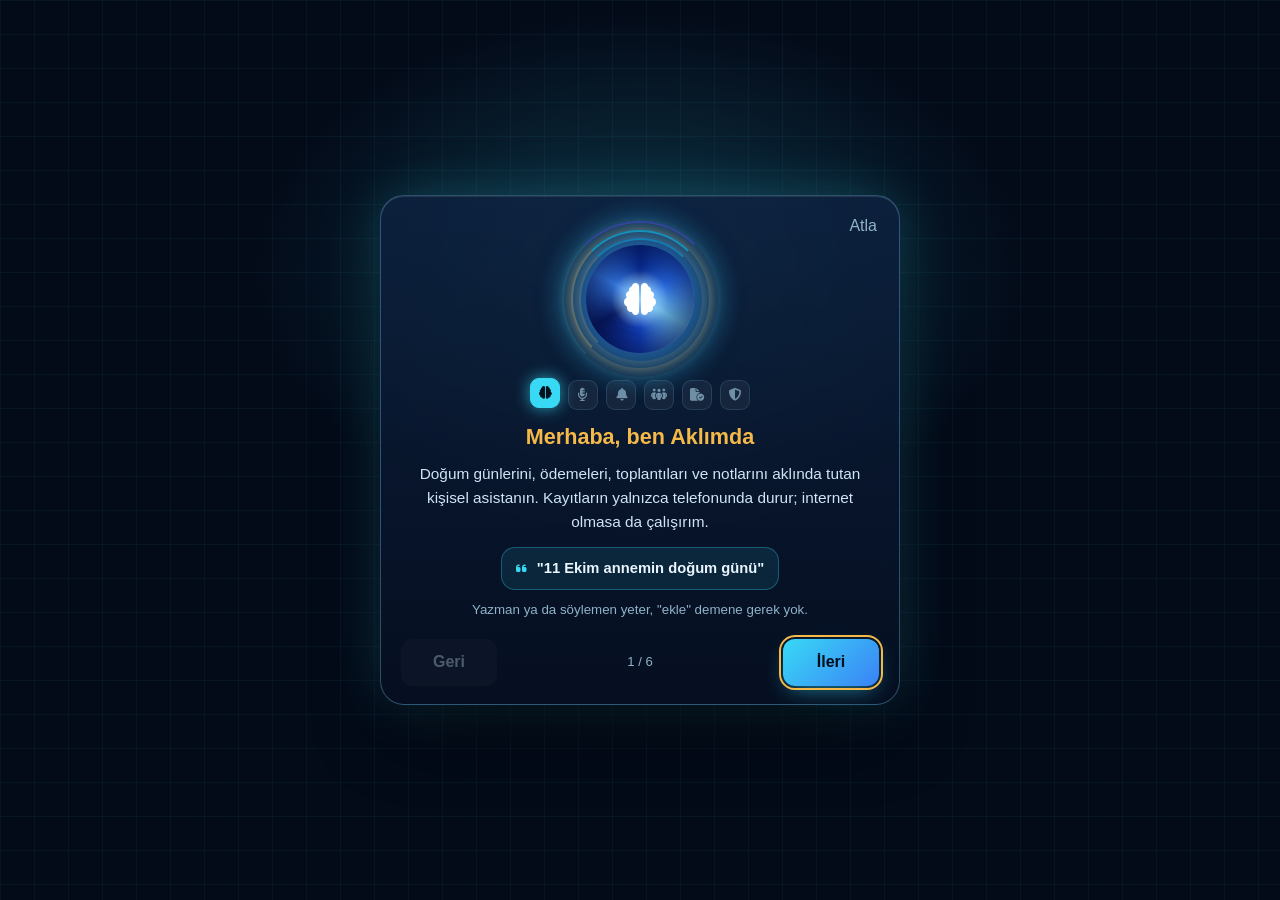
<file: index.html>
<!DOCTYPE html>
<html lang="tr" data-theme="dark">
<head>
    <meta charset="UTF-8">
    <meta name="viewport" content="width=device-width, initial-scale=1.0, viewport-fit=cover">
    <title>Aklımda - Akıllı Kişisel Asistan</title>
    <meta name="description" content="Aklımda - Doğum günleri, ödemeler, hava durumu, adım sayar ve akıllı asistan. Hepsi tek uygulamada.">
    <meta name="theme-color" content="#0b1120">
    <meta name="color-scheme" content="dark light">
    <meta name="mobile-web-app-capable" content="yes">
    <meta name="apple-mobile-web-app-capable" content="yes">
    <meta name="apple-mobile-web-app-status-bar-style" content="black-translucent">
    <meta name="apple-mobile-web-app-title" content="Aklımda">
    <script>
        /* Tema titremesini önlemek için sayfa çizilmeden önce uygula */
        (function () {
            var t = 'dark';
            try {
                var saved = localStorage.getItem('aklimda_theme');
                t = saved ? JSON.parse(saved) : (window.matchMedia('(prefers-color-scheme: light)').matches ? 'light' : 'dark');
            } catch (e) { /* varsayılan koyu */ }
            if (t !== 'light' && t !== 'dark' && t !== 'glass') t = 'dark';
            document.documentElement.dataset.theme = t;
        })();
    </script>
    <link rel="manifest" href="manifest.json">
    <link rel="icon" type="image/svg+xml" href="favicon.svg">
    <link rel="icon" type="image/png" sizes="32x32" href="favicon-32.png">
    <link rel="apple-touch-icon" href="apple-touch-icon.png">
    <link href="https://cdnjs.cloudflare.com/ajax/libs/font-awesome/6.4.0/css/all.min.css" rel="stylesheet" crossorigin="anonymous" referrerpolicy="no-referrer">
    <link rel="stylesheet" href="style.css?v=3.7.3">
</head>
<body data-version="3.7.3">

    <noscript>Bu uygulamanın çalışması için JavaScript gereklidir.</noscript>

    <!-- ================= BAŞLIK ================= -->
    <header class="app-header" id="appHeader">
        <div class="header-inner">
            <div class="brand">
                <div class="brand-icon"><i class="fa-solid fa-brain"></i></div>
                <div class="brand-text">
                    <h1>Aklımda</h1>
                    <span class="tagline">Akıllı Kişisel Asistan</span>
                </div>
            </div>
            <div class="header-actions">
                <button class="icon-btn icon-btn-primary" id="assistantBtn" title="Asistanı aç" aria-label="Asistanı aç"><i class="fa-solid fa-robot"></i></button>
                <button class="icon-btn" id="councilBtn" title="Karar Odası" aria-label="Karar Odası"><i class="fa-solid fa-people-group"></i></button>
                <button class="icon-btn" id="menuBtn" title="Menü" aria-label="Menü" aria-haspopup="menu" aria-expanded="false" aria-controls="headerMenu"><i class="fa-solid fa-ellipsis-vertical"></i></button>
            </div>
        </div>
        <div class="header-menu" id="headerMenu" role="menu" hidden>
            <button class="menu-item" id="calcBtn" role="menuitem"><i class="fa-solid fa-calculator"></i> Hesap makinesi</button>
            <button class="menu-item" id="settingsBtn" role="menuitem"><i class="fa-solid fa-sliders"></i> Ayarlar ve yedek</button>
            <button class="menu-item" id="themeToggle" role="menuitem"></button>
            <button class="menu-item" id="tourBtn" role="menuitem"><i class="fa-solid fa-compass"></i> Tanıtım turu</button>
        </div>
    </header>

    <!-- ================= ANA İÇERİK ================= -->
    <main class="container">

        <!-- Paneller: isteyince açılır -->
        <nav class="panel-bar" id="panelBar" aria-label="Paneller">
            <button class="panel-chip" data-panel="agenda" aria-pressed="false"><i class="fa-solid fa-calendar-days"></i> Takvim</button>
            <button class="panel-chip" data-panel="wx" aria-pressed="false"><i class="fa-solid fa-cloud-sun"></i> Hava</button>
            <button class="panel-chip" data-panel="health" aria-pressed="false"><i class="fa-solid fa-heart-pulse"></i> Sağlık</button>
            <button class="panel-chip" data-panel="summary" aria-pressed="false"><i class="fa-solid fa-chart-column"></i> Özet</button>
            <button class="panel-chip" data-panel="news" aria-pressed="false"><i class="fa-solid fa-radio"></i> Haberler</button>
        </nav>

        <div class="panel" id="panel-agenda" hidden>
        <section class="agenda-card" aria-label="Takvim ve etkinlikler">
            <div class="agenda-header">
                <h3 id="agendaMonthYear"></h3>
                <div class="agenda-nav-btns">
                    <button class="agenda-nav-btn" id="agendaPrev" aria-label="Önceki ay"><i class="fa-solid fa-chevron-left"></i></button>
                    <button class="agenda-nav-btn agenda-today-btn" id="agendaToday" aria-label="Bugüne git">Bugün</button>
                    <button class="agenda-nav-btn" id="agendaNext" aria-label="Sonraki ay"><i class="fa-solid fa-chevron-right"></i></button>
                </div>
            </div>
            <div class="agenda-weekdays" aria-hidden="true">
                <span>Pzt</span><span>Sal</span><span>Çar</span><span>Per</span><span>Cum</span><span>Cmt</span><span>Paz</span>
            </div>
            <div class="agenda-days-grid" id="agendaDaysGrid"></div>
            <div class="agenda-events-panel">
                <div class="agenda-events-header">
                    <span class="agenda-events-title" id="agendaSelectedTitle"></span>
                    <button class="btn btn-edit btn-compact" id="agendaSpeak" type="button" aria-label="Bu günü sesli oku" title="Bu günü sesli oku"><i class="fa-solid fa-volume-high"></i></button>
                    <button class="btn btn-edit btn-compact" id="agendaAddBtn"><i class="fa-solid fa-plus"></i> Bu Güne Ekle</button>
                </div>
                <div class="agenda-events-list" id="agendaEventsList"></div>
            </div>
        </section>
        </div>

        <div class="panel" id="panel-wx" hidden>
        <section class="wx-card" aria-label="Hava durumu">
            <div id="wxBody"><p class="loading-line"><i class="fa-solid fa-spinner fa-spin"></i> Hava durumu yükleniyor...</p></div>
        </section>
        </div>

        <div class="panel" id="panel-health" hidden>
        <section class="health-card" aria-label="Sağlık ve adım takibi">
            <svg width="0" height="0" aria-hidden="true" focusable="false"><defs>
                <linearGradient id="ringGrad" x1="0" y1="0" x2="1" y2="1">
                    <stop offset="0" stop-color="#6366f1"/><stop offset="1" stop-color="#06b6d4"/>
                </linearGradient>
            </defs></svg>
            <div class="health-top">
                <div class="ring-wrap">
                    <svg width="118" height="118" viewBox="0 0 110 110" aria-hidden="true">
                        <circle class="ring-bg" cx="55" cy="55" r="48"/>
                        <circle class="ring-fill" id="ringFill" cx="55" cy="55" r="48" stroke-dasharray="301.6" stroke-dashoffset="301.6"/>
                    </svg>
                    <div class="ring-text"><span class="ring-steps" id="ringSteps">0</span><span class="ring-label" id="ringLabel">adım</span></div>
                </div>
                <div class="health-info">
                    <h3><i class="fa-solid fa-heart-pulse" style="color:var(--accent);"></i> Sağlık &amp; Adım Takibi</h3>
                    <div class="health-params-grid">
                        <div class="hp-group">
                            <label for="hpGender">Cinsiyet</label>
                            <select id="hpGender">
                                <option value="male">Erkek</option>
                                <option value="female">Kadın</option>
                            </select>
                        </div>
                        <div class="hp-group">
                            <label for="hpHeight">Boy (cm)</label>
                            <input type="number" id="hpHeight" min="100" max="250" inputmode="numeric">
                        </div>
                        <div class="hp-group">
                            <label for="hpWeight">Kilo (kg)</label>
                            <input type="number" id="hpWeight" min="30" max="300" step="0.1" inputmode="decimal">
                        </div>
                        <div class="hp-group">
                            <label for="hpAge">Yaş</label>
                            <input type="number" id="hpAge" min="5" max="120" inputmode="numeric">
                        </div>
                    </div>
                </div>
            </div>

            <div class="health-metrics-row">
                <div class="hm-box"><span>Tahmini Mesafe</span><strong id="resDistance">0,00 km</strong></div>
                <div class="hm-box"><span>Yakılan Kalori</span><strong id="resCalories">0 kcal</strong></div>
                <div class="hm-box"><span>Aktivite Düzeyi</span><strong id="resLevel" class="level-text">Hareketsiz</strong></div>
            </div>

            <div class="health-actions">
                <button class="btn btn-success" id="stepsToggle" aria-pressed="false"><i class="fa-solid fa-play"></i> Sayacı Başlat</button>
                <div class="steps-edit-box">
                    <input type="number" class="form-control" id="stepsInput" placeholder="Manuel adım gir" min="0" max="200000" inputmode="numeric" aria-label="Manuel adım sayısı">
                    <button class="btn" id="stepsSetBtn" title="Adımı güncelle" aria-label="Adımı güncelle"><i class="fa-solid fa-check"></i></button>
                </div>
            </div>
            <p class="steps-note">Sayaç yalnızca uygulama açık ve ekran uyanıkken sayar. Arka planda sayım yapılamaz; gerekirse adımı elle girebilirsiniz.</p>

            <div class="steps-week" id="stepsWeek" aria-label="Son 7 günün adımları"></div>
            <p class="quote" id="dailyQuote"></p>
            <p class="health-disclaimer">Mesafe ve kalori değerleri tahminidir; tıbbi tavsiye yerine geçmez.</p>
        </section>
        </div>

        <div class="panel" id="panel-summary" hidden>
        <section class="stats-grid" aria-label="İstatistikler">
            <div class="stat-card"><span class="stat-icon c-accent"><i class="fa-solid fa-layer-group"></i></span><span class="num c-accent" id="statTotal">0</span><span class="label">Toplam Kayıt</span></div>
            <div class="stat-card"><span class="stat-icon c-danger"><i class="fa-solid fa-fire"></i></span><span class="num c-danger" id="statUrgent">0</span><span class="label">Yaklaşan (7 gün)</span></div>
            <div class="stat-card"><span class="stat-icon c-success"><i class="fa-solid fa-circle-check"></i></span><span class="num c-success" id="statDone">0</span><span class="label">Tamamlanan</span></div>
            <div class="stat-card"><span class="stat-icon c-warning"><i class="fa-solid fa-wallet"></i></span><span class="num c-warning" id="statPayments">₺0</span><span class="label">30 Gün İçinde Ödeme</span></div>
        </section>

        

        <section class="chart-card" aria-label="Aylık dağılım">
            <h3><i class="fa-solid fa-chart-column"></i> Önümüzdeki 6 Ay</h3>
            <div class="chart" id="chartBars"></div>
        </section>
        </div>

        <div class="panel" id="panel-news" hidden>
        <div class="ticker" role="region" aria-label="Güncel haberler">
            <span class="ticker-label"><i class="fa-solid fa-radio"></i> GÜNDEM</span>
            <div class="ticker-viewport"><div class="ticker-track" id="tickerTrack"></div></div>
        </div>
        <section class="news-view" id="newsView" aria-label="Haberler">
            <div class="news-head"><div><h3><i class="fa-solid fa-newspaper"></i> Gündem</h3><small id="newsMeta">Yükleniyor…</small></div>
                <button type="button" class="mini-btn" id="newsRefresh" aria-label="Haberleri yenile"><i class="fa-solid fa-rotate"></i> Yenile</button></div>
            <div class="news-grid" id="newsList"><p class="loading-line"><i class="fa-solid fa-spinner fa-spin"></i> Haberler yükleniyor...</p></div>
        </section>
        </div>

        <div class="records-view" id="recordsView">
        <!-- Arama & Sıralama -->
        <div class="toolbar">
            <div class="search-wrap">
                <i class="fa-solid fa-magnifying-glass"></i>
                <input type="search" id="searchInput" class="search-input" placeholder="Kayıtlarda ara..." aria-label="Kayıtlarda ara">
            </div>
            <select id="sortSelect" class="sort-select" aria-label="Sıralama">
                <option value="urgency">Aciliyete Göre</option>
                <option value="date">Tarihe Göre</option>
                <option value="name">İsme Göre</option>
            </select>
        </div>

                <!-- Filtreler -->
        <nav class="filter-bar" id="filterBar" aria-label="Kategori filtreleri">
            <button class="filter-btn active" data-filter="all" aria-pressed="true">Tümü <span class="chip-count">0</span></button>
            <button class="filter-btn" data-filter="dogum" aria-pressed="false">Doğum Günleri <span class="chip-count">0</span></button>
            <button class="filter-btn" data-filter="yildonumu" aria-pressed="false">Yıldönümleri <span class="chip-count">0</span></button>
            <button class="filter-btn" data-filter="odeme" aria-pressed="false">Ödemeler <span class="chip-count">0</span></button>
            <button class="filter-btn" data-filter="ozel" aria-pressed="false">Özel Günler <span class="chip-count">0</span></button>
        </nav>

        <!-- Liste -->
        <section class="event-list" id="eventList" aria-live="polite"></section>

        <!-- Boş Durum -->
        <div class="empty-state" id="emptyState" style="display:none;">
            <i class="fa-regular fa-calendar-xmark"></i>
            <h3>Henüz kayıt yok</h3>
            <p id="emptyText">İlk kaydınızı ekleyerek başlayın.</p>
            <button class="btn btn-edit" id="sampleBtn" style="display:inline-flex;"><i class="fa-solid fa-wand-magic-sparkles"></i> Örnek Verilerle Başla</button>
        </div>

        </div>

        <footer class="app-footer">
            <span class="version">Aklımda v3.7.3</span> · Kayıtlarınız cihazınızda saklanır · <a href="privacy.html" target="_blank" rel="noopener">Gizlilik</a><br>
            Hava durumu ve haberler için internet gerekir; kayıtlar çevrimdışı da çalışır.
        </footer>
    </main>

    <button class="fab" id="addBtn" aria-label="Yeni kayıt ekle"><i class="fa-solid fa-plus"></i></button>

    <!-- ================= ASİSTAN PANELİ ================= -->
    <div class="chat-overlay" id="chatOverlay"></div>
    <div class="chat-panel" role="dialog" aria-modal="true" aria-label="Aklımda Asistan">
        <div class="chat-header">
            <div class="chat-avatar"><i class="fa-solid fa-robot"></i></div>
            <div class="chat-title"><b>Aklımda Asistan</b><small id="chatAiStatus">çevrimiçi · yerel mod</small></div>
            <button class="modal-close" id="chatVoice" title="Sesli yanıt" aria-label="Sesli yanıt" aria-pressed="true"><i class="fa-solid fa-volume-high"></i></button>
            <button class="modal-close" id="chatSettings" title="Ayarlar" aria-label="Ayarlar"><i class="fa-solid fa-gear"></i></button>
            <button class="modal-close" id="chatClose" title="Kapat" aria-label="Kapat"><i class="fa-solid fa-xmark"></i></button>
        </div>
        <div class="chat-body" id="chatBody" aria-live="polite"></div>
        <div class="chat-chips">
            <button class="chat-chip" data-q="Hava durumu?">🌤️ Hava durumu?</button>
            <button class="chat-chip" data-q="Yaklaşan etkinlikler neler?">📅 Yaklaşan etkinlikler</button>
            <button class="chat-chip" data-q="Kaç adım attım?">👟 Adımlarım &amp; Sağlık</button>
            <button class="chat-chip" data-q="Haberlerde neler var?">📰 Haberler</button>
            <button class="chat-chip" data-q="Motivasyon ver">💪 Motivasyon</button>
            <button class="chat-chip" data-q="Bu hafta neler var?">📆 Bu hafta neler var?</button>
            <button class="chat-chip" data-q="Bu ay ne kadar ödemem var?">💳 Bu ayki ödemeler</button>
        </div>
        <div class="media-chip" id="mediaChip" hidden><i class="fa-solid fa-paperclip"></i> <span id="mediaChipName"></span> <button type="button" id="mediaChipClear" aria-label="Eki kaldır"><i class="fa-solid fa-xmark"></i></button></div>
        <div class="chat-input">
            <input type="text" id="chatInput" placeholder="Asistana yazın ya da mikrofona basıp konuşun" autocomplete="off" aria-label="Mesajınız">
            <button class="chat-attach" id="chatAttach" aria-label="Dosya ekle" title="Dosya ekle (PDF, Word, Excel, CSV, görsel…)"><i class="fa-solid fa-paperclip"></i></button>
            <input type="file" id="chatFile" hidden accept=".csv,.tsv,.txt,.md,.json,.pdf,.docx,.xlsx,.xls,image/*,application/pdf,text/plain,text/csv,application/json">
            <button class="chat-mic" id="chatMic" aria-label="Sesle konuş" aria-pressed="false" title="Sesle konuş"><i class="fa-solid fa-microphone"></i></button>
            <button class="chat-send" id="chatSend" aria-label="Gönder"><i class="fa-solid fa-paper-plane"></i></button>
        </div>
    </div>

    <!-- ================= KARAR ODASI ================= -->
    <div class="council-overlay" id="councilOverlay"></div>
    <div class="council-panel" id="councilPanel" role="dialog" aria-modal="true" aria-label="Karar Odası">
        <div class="chat-header">
            <div class="chat-avatar"><i class="fa-solid fa-people-group"></i></div>
            <div class="chat-title"><b>Karar Odası</b><small id="councilStatus">ajanlar hazır</small></div>
            <button class="modal-close" id="councilVoice" title="Sesli tartışma" aria-label="Sesli tartışma" aria-pressed="false"><i class="fa-solid fa-volume-xmark"></i></button>
            <button class="modal-close" id="councilClose" title="Kapat" aria-label="Kapat"><i class="fa-solid fa-xmark"></i></button>
        </div>

        <div class="council-body" id="councilBody">
            <section id="councilSetup">
                <p class="council-hint">Önemli bir kararı farklı bakış açılarına sahip ajanlarla tartışın. Tartışma bitince Hakem net bir karar verir.</p>
                <div class="form-group">
                    <label for="councilTopic">Konu / karar</label>
                    <textarea class="form-control" id="councilTopic" maxlength="400" placeholder="Örn: Kira artışına itiraz etmeli miyim?"></textarea>
                </div>
                <div class="council-examples" id="councilExamples"></div>
                <div class="council-label">Kurul üyeleri (2 - 5 kişi)</div>
                <div class="agent-grid" id="agentGrid"></div>
                <div class="form-group council-rounds">
                    <label for="councilRounds">Tur sayısı</label>
                    <select class="form-control" id="councilRounds">
                        <option value="1">1 tur (hızlı)</option>
                        <option value="2" selected>2 tur</option>
                        <option value="3">3 tur (ayrıntılı)</option>
                    </select>
                </div>
                <label class="switch-row" for="councilCtx">
                    <span>Takvimimi ve ödemelerimi bilsinler<small>Yaklaşan kayıtlarınızın başlıkları, tarihleri ve tutarları ajanlara gönderilir.</small></span>
                    <input type="checkbox" id="councilCtx">
                </label>
                <p class="council-note" id="councilNote"></p>
                <button class="submit-btn" id="councilStart">Tartışmayı başlat</button>
                <div id="councilHistory"></div>
            </section>

            <section id="councilRoom" hidden>
                <div class="council-topic-bar" id="councilTopicBar"></div>
                <div class="council-feed" id="councilFeed" aria-live="polite"></div>
            </section>
        </div>

        <div class="council-footer" id="councilFooter" hidden>
            <div class="council-input-row">
                <input type="text" id="councilInput" placeholder="Söz alın: fikir ya da yeni bilgi ekleyin" autocomplete="off" aria-label="Kurula mesajınız">
                <button class="chat-mic" id="councilMic" aria-label="Sesle söz al" aria-pressed="false" title="Sesle söz al"><i class="fa-solid fa-microphone"></i></button>
                <button class="chat-send" id="councilSend" aria-label="Yeni tur başlat" title="Yeni tur"><i class="fa-solid fa-paper-plane"></i></button>
            </div>
            <div class="council-actions">
                <button class="btn btn-confirm-yes" id="councilStop" hidden><i class="fa-solid fa-stop"></i> Durdur</button>
                <button class="btn btn-edit" id="councilRetry" hidden><i class="fa-solid fa-rotate"></i> Yeniden dene</button>
                <button class="btn btn-success" id="councilJudge" hidden><i class="fa-solid fa-scale-balanced"></i> Karar ver</button>
                <button class="btn" id="councilNew"><i class="fa-solid fa-plus"></i> Yeni konu</button>
            </div>
        </div>
    </div>

    <!-- ================= KAYIT MODALI ================= -->
    <div class="modal" id="eventModal" role="dialog" aria-modal="true" aria-labelledby="modalTitle">
        <div class="modal-content">
            <div class="modal-header">
                <h3 id="modalTitle">Yeni Kayıt Ekle</h3>
                <button class="modal-close" data-close aria-label="Kapat"><i class="fa-solid fa-xmark"></i></button>
            </div>
            <form id="eventForm" novalidate>
                <input type="hidden" id="fieldId">
                <div class="form-group">
                    <label for="eventType">Kategori</label>
                    <select class="form-control" id="eventType">
                        <option value="dogum">🎂 Doğum Günü</option>
                        <option value="yildonumu">💞 Evlilik / Özel Yıldönümü</option>
                        <option value="odeme">💳 Ödeme / Fatura</option>
                        <option value="ozel">⭐ Özel Gün / Hatırlatıcı</option>
                    </select>
                    <p class="form-hint"><i class="fa-solid fa-repeat"></i> <span id="recurrenceHint">Her yıl tekrarlar</span></p>
                </div>
                <div class="form-group">
                    <label for="eventTitle">Başlık / Kişi Adı / Açıklama</label>
                    <input type="text" class="form-control" id="eventTitle" placeholder="Örn: Eşimin Doğum Günü veya Elektrik Faturası" maxlength="80" required>
                </div>
                <div class="form-group">
                    <label for="eventDate">Tarih</label>
                    <input type="date" class="form-control" id="eventDate" required>
                </div>
                <div class="form-row2">
                    <div class="form-group">
                        <label for="eventTime">Saat (isteğe bağlı)</label>
                        <input type="time" class="form-control" id="eventTime">
                    </div>
                    <div class="form-group">
                        <label for="eventLead">Hatırlatma</label>
                        <select class="form-control" id="eventLead">
                            <option value="">Varsayılan</option>
                            <option value="-1">Hatırlatma yok</option>
                            <option value="0">Başlangıçta</option>
                            <option value="10">10 dakika önce</option>
                            <option value="30">30 dakika önce</option>
                            <option value="60">1 saat önce</option>
                            <option value="120">2 saat önce</option>
                            <option value="1440">1 gün önce</option>
                        </select>
                    </div>
                </div>
                <div class="form-group" id="amountGroup" style="display:none;">
                    <label for="eventAmount">Tutar (₺)</label>
                    <input type="number" class="form-control" id="eventAmount" placeholder="Örn: 450" min="0" step="0.01" inputmode="decimal">
                </div>
                <div class="form-group">
                    <label for="eventNotes">Not (opsiyonel)</label>
                    <textarea class="form-control" id="eventNotes" placeholder="Eklemek istedikleriniz..." maxlength="300"></textarea>
                </div>
                <div id="giftSection">
                    <div class="form-divider">🎁 Hediye Öneri Detayları</div>
                    <div class="form-group">
                        <label for="giftRelation">Yakınlık / İlişki</label>
                        <input type="text" class="form-control" id="giftRelation" placeholder="Örn: Eşim, Annem" maxlength="40">
                    </div>
                    <div class="form-group">
                        <label for="giftInterests">İlgi Alanları &amp; Hobiler</label>
                        <input type="text" class="form-control" id="giftInterests" placeholder="Örn: Kahve, kitap, seyahat" maxlength="120">
                    </div>
                    <div class="form-group">
                        <label for="giftBudget">Bütçe Aralığı</label>
                        <select class="form-control" id="giftBudget">
                            <option value="ekonomik">Ekonomik (0 - 500 ₺)</option>
                            <option value="orta" selected>Orta (500 - 2.000 ₺)</option>
                            <option value="luks">Lüks (2.000 ₺ üzeri)</option>
                        </select>
                    </div>
                </div>
                <button type="submit" class="submit-btn">Aklımda Tut &amp; Kaydet</button>
                <button type="button" class="btn btn-block" id="cancelForm">Vazgeç</button>
            </form>
        </div>
    </div>

    <!-- ================= HEDİYE MODALI ================= -->
    <div class="modal" id="giftModal" role="dialog" aria-modal="true" aria-label="Hediye önerileri">
        <div class="modal-content">
            <div class="modal-header">
                <h3>🎁 Hediye Önerileri</h3>
                <button class="modal-close" data-close aria-label="Kapat"><i class="fa-solid fa-xmark"></i></button>
            </div>
            <div id="giftModalContent"></div>
        </div>
    </div>

    <!-- ================= ONAY MODALI ================= -->
    <div class="modal" id="confirmModal" role="alertdialog" aria-modal="true" aria-labelledby="confirmTitle" aria-describedby="confirmText">
        <div class="modal-content modal-narrow">
            <div class="confirm-icon"><i class="fa-solid fa-triangle-exclamation"></i></div>
            <h3 id="confirmTitle" class="confirm-title">Emin misiniz?</h3>
            <p class="confirm-text" id="confirmText"></p>
            <div class="confirm-actions">
                <button class="btn" id="confirmNo">Vazgeç</button>
                <button class="btn btn-confirm-yes" id="confirmYes">Onayla</button>
            </div>
        </div>
    </div>

    <!-- ================= AYARLAR MODALI ================= -->
    <div class="modal" id="settingsModal" role="dialog" aria-modal="true" aria-labelledby="settingsTitle">
        <div class="modal-content modal-medium">
            <div class="modal-header">
                <h3 id="settingsTitle">Ayarlar</h3>
                <button class="modal-close" data-close aria-label="Kapat"><i class="fa-solid fa-xmark"></i></button>
            </div>
            <div class="form-group">
                <label for="setGoal">Günlük Adım Hedefi</label>
                <input type="number" class="form-control" id="setGoal" min="1000" max="100000" step="500" inputmode="numeric">
            </div>
            <label class="switch-row" for="setNotify">
                <span>Bildirimler<small>Saatli kayıtlar için hatırlatma, uygulama açılışında bugün/yarın özeti ve görev bitişi bildirimi gönderir.</small></span>
                <input type="checkbox" id="setNotify">
            </label>

            <div class="form-group">
                <label for="setLead">Saatli kayıtlar için varsayılan hatırlatma</label>
                <select class="form-control" id="setLead">
                    <option value="-1">Hatırlatma yok</option>
                            <option value="0">Başlangıçta</option>
                            <option value="10">10 dakika önce</option>
                            <option value="30">30 dakika önce</option>
                            <option value="60">1 saat önce</option>
                            <option value="120">2 saat önce</option>
                            <option value="1440">1 gün önce</option>
                </select>
            </div>
            <label class="switch-row" for="setNotifyTasks">
                <span>Görev bitince bildir<small>Karar Odası tamamlanınca ya da asistan arka planda yanıtlayınca bildirim gönderir.</small></span>
                <input type="checkbox" id="setNotifyTasks">
            </label>
            <button type="button" class="btn btn-block" id="icsAll"><i class="fa-regular fa-calendar-plus"></i> Tüm kayıtları telefon takvimine aktar (.ics)</button>
            <p class="settings-note">Tarayıcı uygulaması kapalıyken kendi başına bildirim gönderemez. Takvime aktarılan kayıtlar telefonun kendi takvim alarmıyla (uygulama kapalıyken bile) hatırlatır; doğum günü ve ödemeler yıllık/aylık tekrarlanır.</p>

            <div class="form-divider">🤖 Yapay Zekâ</div>
            <div class="form-group">
                <label for="setGeminiKey">Gemini API anahtarı</label>
                <input type="password" class="form-control" id="setGeminiKey" placeholder="AIza..." autocomplete="off" spellcheck="false">
                <p class="settings-note">Asistanın beyni ve gerçekçi insan sesi için. Anahtarı Google AI Studio'dan (aistudio.google.com/apikey) alabilirsiniz. Anahtarı yalnızca bu siteden çalışacak şekilde (HTTP yönlendiren kısıtı) sınırlamanız önerilir.</p>
            </div>
            <div class="form-group">
                <label for="setSpeed">Yanıt hızı</label>
                <select class="form-control" id="setSpeed">
                    <option value="fast">Hızlı (kısa düşünür, basit sorularda hafif model)</option>
                    <option value="balanced">Dengeli</option>
                    <option value="deep">Derin (daha çok düşünür, yavaştır)</option>
                </select>
            </div>
            <label class="switch-row" for="setLocalFirst">
                <span>Önce cihazdan yanıtla<small>Kayıt, hesap, bellek ve kütüphanedeki bilinen sorular yapay zekâya gitmeden anında yanıtlanır.</small></span>
                <input type="checkbox" id="setLocalFirst">
            </label>
            <label class="switch-row" for="setStepAuto">
                <span>Adım sayacı otomatik başlasın<small>Uygulama açılınca sayar. Parmakla kaydırma, dokunma ve sarsıntı adım sayılmaz; en az 4 düzenli adım gerekir. Tarayıcılar uygulama kapalıyken sensörü vermez.</small></span>
                <input type="checkbox" id="setStepAuto">
            </label>
            <label class="switch-row" for="setFxOff">
                <span>Efektleri azalt<small>Cam teminde hareketli süsleri ve bulanıklığı kapatır; eski telefonlarda pil ve akıcılık için.</small></span>
                <input type="checkbox" id="setFxOff">
            </label>
            <div class="form-group">
                <label for="setAiProvider">Asistanın beyni</label>
                <select class="form-control" id="setAiProvider">
                    <option value="gemini">Gemini (Google)</option>
                    <option value="openai">OpenAI (GPT)</option>
                    <option value="anthropic">Claude (Anthropic)</option>
                    <option value="off">Kapalı (yalnızca cihazdaki yerel mod)</option>
                </select>
            </div>
            <div id="geminiFields">
                <div class="form-group">
                    <label for="setGeminiModel">Gemini modeli</label>
                    <input type="text" class="form-control" id="setGeminiModel" list="geminiModels" autocomplete="off" spellcheck="false">
                    <datalist id="geminiModels"><option value="gemini-3.8-flash"><option value="gemini-3.8-flash-lite"><option value="gemini-3.7-flash"><option value="gemini-3.6-flash"><option value="gemini-flash-latest"><option value="gemini-flash-lite-latest"></datalist>
                    <p class="settings-note">Google bir model için "yoğun" derse uygulama önce yeniden dener, sonra anahtarınıza açık başka bir modele kendiliğinden geçer. Kalıcı olarak başka model istersen buraya yaz.</p>
                </div>
            </div>
            <div id="aiFields" style="display:none;">
                <div class="form-group">
                    <label for="setAiKey">API Anahtarı</label>
                    <input type="password" class="form-control" id="setAiKey" placeholder="sk-..." autocomplete="off" spellcheck="false">
                </div>
                <div class="form-group">
                    <label for="setAiModel">Model</label>
                    <input type="text" class="form-control" id="setAiModel" autocomplete="off" spellcheck="false">
                </div>
            </div>
            <button type="button" class="btn btn-block" id="aiTest"><i class="fa-solid fa-plug"></i> Bağlantıyı test et</button>
            <p class="diag" id="aiTestResult" role="status"></p>
            <p class="settings-note">Yapay zekâ açıkken sorularınız ve asistanın okuduğu kayıtlar seçtiğiniz sağlayıcıya gönderilir; asistan kayıt ekleyip düzenleyebilir (silme için her zaman onayınız istenir). Anahtarlar yalnızca bu tarayıcıda saklanır ve yedeğe yazılmaz. Kullanım, sağlayıcının kota ve fiyatlandırmasına tabidir. "Kapalı" iken ya da anahtar girilmediyse hiçbir veri gönderilmez.</p>

            <div class="form-divider">🎙️ Sesli Asistan</div>
            <label class="switch-row" for="setVoiceReply">
                <span>Sesli yanıt<small>Mikrofonla sorduğunuzda asistan yanıtı yüksek sesle okur.</small></span>
                <input type="checkbox" id="setVoiceReply">
            </label>
            <label class="switch-row" for="setVoiceAlways">
                <span>Yazarak sorsam da sesli oku<small>Her yanıt seslendirilir.</small></span>
                <input type="checkbox" id="setVoiceAlways">
            </label>
            <div class="form-group">
                <label for="setDeviceVoice">Cihaz sesi (anahtarsız mod)</label>
                <select class="form-control" id="setDeviceVoice"></select>
                <p class="settings-note">Cihaz sesinin doğallığı telefondaki ses paketine bağlıdır. Daha doğal Türkçe ses için: Ayarlar > Genel yönetim > Metin okuma > Google ya da Samsung > dişli simgesi > Ses verisini yükle > Türkçe. Yüklenen yeni sesler burada görünür; "Sesi dene" ile dinleyip seçin.</p>
            </div>
            <div class="form-group">
                <label for="setDeviceRate">Cihaz sesi konuşma hızı</label>
                <input type="range" id="setDeviceRate" min="0.8" max="1.3" step="0.05">
            </div>
            <div class="form-group">
                <label for="setVoiceEngine">Ses motoru</label>
                <select class="form-control" id="setVoiceEngine">
                    <option value="gemini">Gemini · gerçekçi insan sesi (Gemini anahtarı gerekir)</option>
                    <option value="device">Cihaz sesi (anahtarsız, daha robotik)</option>
                </select>
            </div>
            <div class="form-group">
                <label for="setTtsVoice">Ses</label>
                <select class="form-control" id="setTtsVoice">
                    <option value="Sulafat">Sulafat · sıcak</option>
                    <option value="Kore">Kore · kararlı</option>
                    <option value="Aoede">Aoede · rahat</option>
                    <option value="Achird">Achird · arkadaşça</option>
                    <option value="Vindemiatrix">Vindemiatrix · nazik</option>
                    <option value="Callirrhoe">Callirrhoe · sakin</option>
                    <option value="Zephyr">Zephyr · parlak</option>
                    <option value="Leda">Leda · genç</option>
                    <option value="Puck">Puck · neşeli</option>
                    <option value="Charon">Charon · bilgilendirici</option>
                    <option value="Orus">Orus · kararlı</option>
                    <option value="Algieba">Algieba · pürüzsüz</option>
                    <option value="Fenrir">Fenrir · heyecanlı</option>
                </select>
            </div>
            <div class="form-group">
                <label for="setTtsModel">Ses kalitesi</label>
                <select class="form-control" id="setTtsModel">
                    <option value="gemini-3.8-flash-tts">En gerçekçi (Flash)</option>
                    <option value="gemini-3.8-flash-lite-tts">Daha hızlı (Flash-Lite)</option>
                </select>
            </div>
            <button type="button" class="btn btn-block" id="ttsTest"><i class="fa-solid fa-volume-high"></i> Sesi dene</button>
            <p class="diag" id="ttsStatus" role="status"></p>
            <p class="settings-note">Gemini sesi seçiliyken seslendirilecek yanıt metinleri Google'a gönderilir. Mikrofonla konuşmanın tanınması ise tarayıcınızın kendi servisiyle yapılır (Chrome'da ses Google'a gönderilir). Gemini sesi alınamazsa cihaz sesi devreye girer.</p>

            <button class="submit-btn" id="saveSettings">Kaydet</button>

            <div class="form-divider">🧠 Kişisel bellek</div>
            <label class="switch-row" for="memToggle">
                <span>Belleği kullan<small>Asistan kaydettiğiniz tercihleri ve devam eden işleri bilir. Cihazda saklanır; sağlık, din, siyaset, kimlik, kart ve parola gibi hassas bilgiler alınmaz.</small></span>
                <input type="checkbox" id="memToggle">
            </label>
            <div class="mem-list" id="memList"></div>
            <div class="mem-add">
                <input type="text" class="form-control" id="memInput" placeholder="Örn: Kahveyi sade içerim" maxlength="200" autocomplete="off">
                <button type="button" class="btn" id="memAdd" aria-label="Belleğe ekle"><i class="fa-solid fa-plus"></i></button>
            </div>
            <p class="diag" id="memStatus" role="status"></p>

            <div class="form-divider">💾 Yedek &amp; Veri</div>
            <div class="settings-actions">
                <button class="btn" id="exportBtn"><i class="fa-solid fa-download"></i> Dışa Aktar</button>
                <button class="btn" id="importBtn"><i class="fa-solid fa-upload"></i> İçe Aktar</button>
            </div>
            <input type="file" id="importFile" accept=".json,application/json" hidden>
            <button class="btn btn-ghost-danger btn-block" id="resetBtn"><i class="fa-solid fa-trash-can"></i> Tüm Verileri Sıfırla</button>
            <p class="settings-note" id="kbInfo"></p>
            <p class="settings-note" id="versionInfo"></p>
        </div>
    </div>

    <!-- ================= HESAP MAKİNESİ ================= -->
    <div class="hm-overlay" id="hm-overlay" role="dialog" aria-modal="true" aria-label="Hesap Makinesi">
        <div class="hm-app" id="hm-app">
            <div class="hm-header">
                <h3><i class="fa-solid fa-calculator" style="color:var(--accent);"></i> Hesap Makinesi</h3>
                <button class="hm-close" id="hm-close" aria-label="Kapat"><i class="fa-solid fa-xmark"></i></button>
            </div>
            <div class="hm-tabs" role="tablist">
                <button class="hm-tab hm-active" data-tab="basic" role="tab" aria-selected="true">Temel</button>
                <button class="hm-tab" data-tab="sci" role="tab" aria-selected="false">Bilimsel</button>
            </div>
            <output id="hm-display" class="hm-display" aria-live="polite" aria-atomic="true">0</output>

            <div class="hm-grid" id="hm-grid-basic">
                <button class="hm-btn hm-fn" data-action="clear">C</button>
                <button class="hm-btn hm-fn" data-action="delete" aria-label="Sil">⌫</button>
                <button class="hm-btn hm-op" data-value="%" aria-label="Mod (kalan)">mod</button>
                <button class="hm-btn hm-op" data-value="/" aria-label="Böl">÷</button>
                <button class="hm-btn" data-value="7">7</button>
                <button class="hm-btn" data-value="8">8</button>
                <button class="hm-btn" data-value="9">9</button>
                <button class="hm-btn hm-op" data-value="*" aria-label="Çarp">×</button>
                <button class="hm-btn" data-value="4">4</button>
                <button class="hm-btn" data-value="5">5</button>
                <button class="hm-btn" data-value="6">6</button>
                <button class="hm-btn hm-op" data-value="-" aria-label="Çıkar">−</button>
                <button class="hm-btn" data-value="1">1</button>
                <button class="hm-btn" data-value="2">2</button>
                <button class="hm-btn" data-value="3">3</button>
                <button class="hm-btn hm-op" data-value="+" aria-label="Topla">+</button>
                <button class="hm-btn hm-zero" data-value="0">0</button>
                <button class="hm-btn" data-value="." aria-label="Virgül">,</button>
                <button class="hm-btn hm-eq" data-action="equals" aria-label="Eşittir">=</button>
            </div>

            <div class="hm-grid hm-sci" id="hm-grid-sci" hidden>
                <button class="hm-btn hm-sci-btn" data-action="clear">C</button>
                <button class="hm-btn hm-sci-btn" data-action="delete" aria-label="Sil">⌫</button>
                <button class="hm-btn hm-sci-btn" data-value="(">(</button>
                <button class="hm-btn hm-sci-btn" data-value=")">)</button>
                <button class="hm-btn hm-sci-btn" data-value="/" aria-label="Böl">÷</button>
                <button class="hm-btn hm-sci-btn" data-fn="sin">sin</button>
                <button class="hm-btn hm-sci-btn" data-fn="cos">cos</button>
                <button class="hm-btn hm-sci-btn" data-fn="tan">tan</button>
                <button class="hm-btn hm-sci-btn" data-value="^" aria-label="Üs">xʸ</button>
                <button class="hm-btn hm-sci-btn" data-value="*" aria-label="Çarp">×</button>
                <button class="hm-btn hm-sci-btn" data-fn="sqrt" aria-label="Karekök">√</button>
                <button class="hm-btn hm-sci-btn" data-fn="sq" aria-label="Kare">x²</button>
                <button class="hm-btn hm-sci-btn" data-fn="log">log</button>
                <button class="hm-btn hm-sci-btn" data-fn="ln">ln</button>
                <button class="hm-btn hm-sci-btn" data-value="-" aria-label="Çıkar">−</button>
                <button class="hm-btn hm-sci-btn" data-value="7">7</button>
                <button class="hm-btn hm-sci-btn" data-value="8">8</button>
                <button class="hm-btn hm-sci-btn" data-value="9">9</button>
                <button class="hm-btn hm-sci-btn" data-const="pi" aria-label="Pi">π</button>
                <button class="hm-btn hm-sci-btn" data-value="+" aria-label="Topla">+</button>
                <button class="hm-btn hm-sci-btn" data-value="4">4</button>
                <button class="hm-btn hm-sci-btn" data-value="5">5</button>
                <button class="hm-btn hm-sci-btn" data-value="6">6</button>
                <button class="hm-btn hm-sci-btn" data-const="e" aria-label="Euler sayısı">e</button>
                <button class="hm-btn hm-sci-btn" data-value="%" aria-label="Mod (kalan)">mod</button>
                <button class="hm-btn hm-sci-btn" data-value="1">1</button>
                <button class="hm-btn hm-sci-btn" data-value="2">2</button>
                <button class="hm-btn hm-sci-btn" data-value="3">3</button>
                <button class="hm-btn hm-sci-btn" data-fn="fact" aria-label="Faktöriyel">n!</button>
                <button class="hm-btn hm-sci-btn hm-eq hm-eq-tall" data-action="equals" aria-label="Eşittir">=</button>
                <button class="hm-btn hm-sci-btn hm-span2" data-value="0">0</button>
                <button class="hm-btn hm-sci-btn" data-value="." aria-label="Virgül">,</button>
                <button class="hm-btn hm-sci-btn" data-action="neg" aria-label="Eksi artı">±</button>
            </div>

            <p class="hm-hint">Klavye: 0-9, + − × ÷, Enter, Backspace, Esc · Açılar radyan cinsindendir</p>
        </div>
    </div>

    <div class="toast-container" id="toastContainer" aria-live="polite"></div>

    <script src="calculator.js?v=3.7.3"></script>
    <script src="kb.js?v=3.7.3"></script>
    <script src="app.js?v=3.7.3"></script>
    <script src="home.js?v=3.7.3"></script>
</body>
</html>
</file>
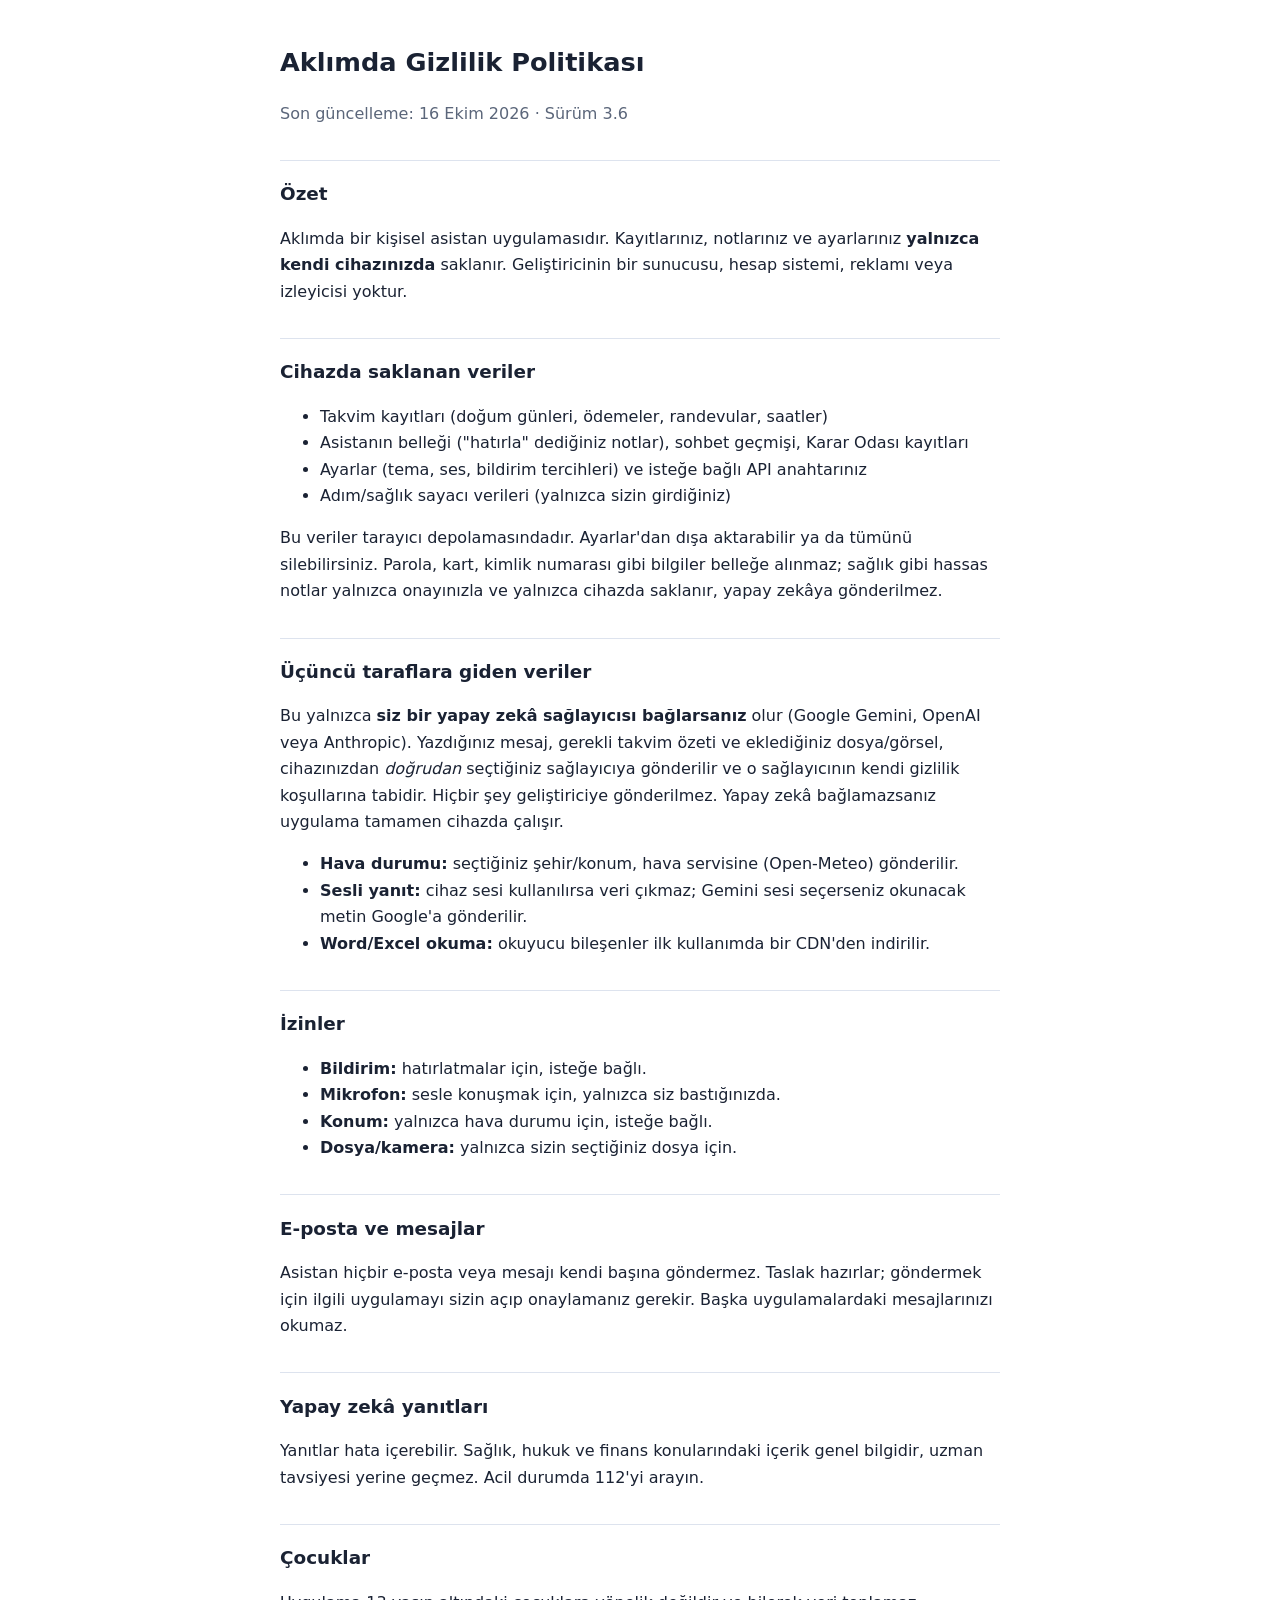
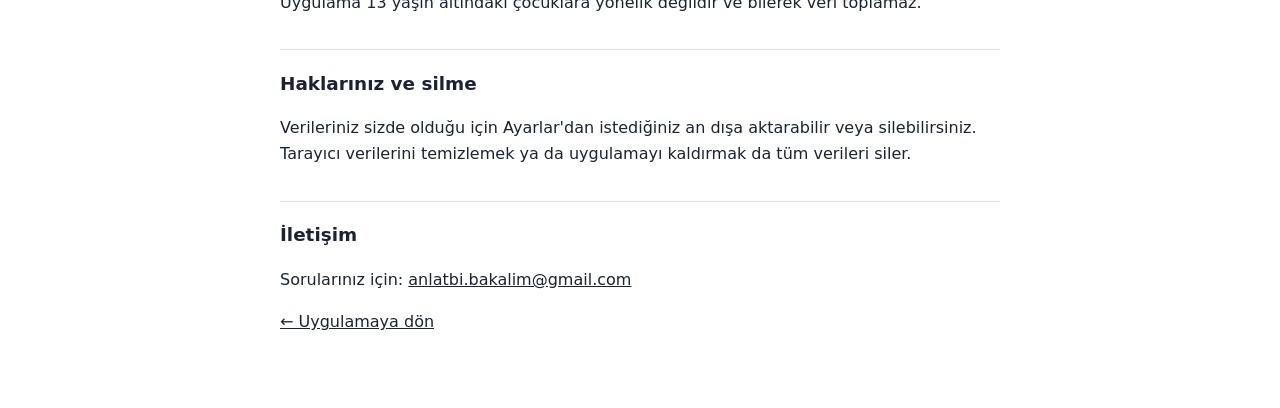
<file: privacy.html>
<!DOCTYPE html>
<html lang="tr">
<head>
<meta charset="utf-8">
<meta name="viewport" content="width=device-width, initial-scale=1">
<title>Aklımda - Gizlilik Politikası</title>
<style>
:root{--bg:#fff;--fg:#1a2233;--mut:#5b667a;--ln:#dde3ee}
@media (prefers-color-scheme:dark){:root{--bg:#0b1120;--fg:#e6ebf5;--mut:#9aa6bd;--ln:#243049}}
body{margin:0;background:var(--bg);color:var(--fg);font:16px/1.65 system-ui,sans-serif}
main{max-width:720px;margin:0 auto;padding:24px 16px 56px}
h1{font-size:1.6rem}h2{font-size:1.15rem;margin-top:1.8em;border-top:1px solid var(--ln);padding-top:1em}
p,li{color:var(--fg)}small,.mut{color:var(--mut)}a{color:inherit}
</style>
</head>
<body>
<main>
<h1>Aklımda Gizlilik Politikası</h1>
<p class="mut">Son güncelleme: 16 Ekim 2026 · Sürüm 3.6</p>

<h2>Özet</h2>
<p>Aklımda bir kişisel asistan uygulamasıdır. Kayıtlarınız, notlarınız ve ayarlarınız <strong>yalnızca kendi cihazınızda</strong> saklanır. Geliştiricinin bir sunucusu, hesap sistemi, reklamı veya izleyicisi yoktur.</p>

<h2>Cihazda saklanan veriler</h2>
<ul>
<li>Takvim kayıtları (doğum günleri, ödemeler, randevular, saatler)</li>
<li>Asistanın belleği ("hatırla" dediğiniz notlar), sohbet geçmişi, Karar Odası kayıtları</li>
<li>Ayarlar (tema, ses, bildirim tercihleri) ve isteğe bağlı API anahtarınız</li>
<li>Adım/sağlık sayacı verileri (yalnızca sizin girdiğiniz)</li>
</ul>
<p>Bu veriler tarayıcı depolamasındadır. Ayarlar'dan dışa aktarabilir ya da tümünü silebilirsiniz. Parola, kart, kimlik numarası gibi bilgiler belleğe alınmaz; sağlık gibi hassas notlar yalnızca onayınızla ve yalnızca cihazda saklanır, yapay zekâya gönderilmez.</p>

<h2>Üçüncü taraflara giden veriler</h2>
<p>Bu yalnızca <strong>siz bir yapay zekâ sağlayıcısı bağlarsanız</strong> olur (Google Gemini, OpenAI veya Anthropic). Yazdığınız mesaj, gerekli takvim özeti ve eklediğiniz dosya/görsel, cihazınızdan <em>doğrudan</em> seçtiğiniz sağlayıcıya gönderilir ve o sağlayıcının kendi gizlilik koşullarına tabidir. Hiçbir şey geliştiriciye gönderilmez. Yapay zekâ bağlamazsanız uygulama tamamen cihazda çalışır.</p>
<ul>
<li><strong>Hava durumu:</strong> seçtiğiniz şehir/konum, hava servisine (Open-Meteo) gönderilir.</li>
<li><strong>Sesli yanıt:</strong> cihaz sesi kullanılırsa veri çıkmaz; Gemini sesi seçerseniz okunacak metin Google'a gönderilir.</li>
<li><strong>Word/Excel okuma:</strong> okuyucu bileşenler ilk kullanımda bir CDN'den indirilir.</li>
</ul>

<h2>İzinler</h2>
<ul>
<li><strong>Bildirim:</strong> hatırlatmalar için, isteğe bağlı.</li>
<li><strong>Mikrofon:</strong> sesle konuşmak için, yalnızca siz bastığınızda.</li>
<li><strong>Konum:</strong> yalnızca hava durumu için, isteğe bağlı.</li>
<li><strong>Dosya/kamera:</strong> yalnızca sizin seçtiğiniz dosya için.</li>
</ul>

<h2>E-posta ve mesajlar</h2>
<p>Asistan hiçbir e-posta veya mesajı kendi başına göndermez. Taslak hazırlar; göndermek için ilgili uygulamayı sizin açıp onaylamanız gerekir. Başka uygulamalardaki mesajlarınızı okumaz.</p>

<h2>Yapay zekâ yanıtları</h2>
<p>Yanıtlar hata içerebilir. Sağlık, hukuk ve finans konularındaki içerik genel bilgidir, uzman tavsiyesi yerine geçmez. Acil durumda 112'yi arayın.</p>

<h2>Çocuklar</h2>
<p>Uygulama 13 yaşın altındaki çocuklara yönelik değildir ve bilerek veri toplamaz.</p>

<h2>Haklarınız ve silme</h2>
<p>Verileriniz sizde olduğu için Ayarlar'dan istediğiniz an dışa aktarabilir veya silebilirsiniz. Tarayıcı verilerini temizlemek ya da uygulamayı kaldırmak da tüm verileri siler.</p>

<h2>İletişim</h2>
<p>Sorularınız için: <a href="mailto:anlatbi.bakalim@gmail.com">anlatbi.bakalim@gmail.com</a></p>
<p><a href="./">← Uygulamaya dön</a></p>
</main>
</body>
</html>
</file>
<file: style.css>
/* ============================================================
   AKLIMDA - Kişisel Asistan | Design System v2.0
   Tema: CSS Custom Properties ile Dark/Light desteği
   ============================================================ */

/* ---------- Tema Değişkenleri ---------- */
:root, [data-theme="dark"] {
    --bg: #0b1120;
    --bg-soft: #0f172a;
    --card: #16213a;
    --card-hover: #1c2a4a;
    --accent: #6366f1;
    --accent-2: #06b6d4;
    --accent-soft: rgba(99, 102, 241, 0.15);
    --text: #f1f5f9;
    --muted: #8ea0bc;
    --border: #243352;
    --danger: #ef4444;
    --warning: #f59e0b;
    --success: #10b981;
    --shadow: 0 12px 32px -8px rgba(2, 6, 23, 0.6);
    --shadow-accent: 0 10px 25px -5px rgba(99, 102, 241, 0.45);
    --glass: rgba(15, 23, 42, 0.75);
    --overlay: rgba(4, 8, 20, 0.7);
    --input-bg: #0b1428;
}

[data-theme="light"] {
    --bg: #eef2f9;
    --bg-soft: #ffffff;
    --card: #ffffff;
    --card-hover: #f4f7fd;
    --accent: #4f46e5;
    --accent-2: #0891b2;
    --accent-soft: rgba(79, 70, 229, 0.1);
    --text: #0f172a;
    --muted: #5b6b85;
    --border: #dbe3f0;
    --danger: #dc2626;
    --warning: #d97706;
    --success: #059669;
    --shadow: 0 12px 32px -12px rgba(15, 23, 42, 0.18);
    --shadow-accent: 0 10px 25px -8px rgba(79, 70, 229, 0.35);
    --glass: rgba(255, 255, 255, 0.8);
    --overlay: rgba(15, 23, 42, 0.45);
    --input-bg: #f4f7fd;
}

/* ---------- Reset & Base ---------- */
*, *::before, *::after { box-sizing: border-box; margin: 0; padding: 0; }

html { scroll-behavior: smooth; }

body {
    font-family: -apple-system, BlinkMacSystemFont, "Segoe UI", Roboto, "Helvetica Neue", Arial, sans-serif;
    background:
        radial-gradient(1000px 500px at 85% -10%, var(--accent-soft), transparent 60%),
        var(--bg);
    color: var(--text);
    line-height: 1.55;
    padding-bottom: 100px;
    transition: background 0.35s ease, color 0.35s ease;
}

/* İnce, tematik scrollbar */
::-webkit-scrollbar { width: 9px; height: 9px; }
::-webkit-scrollbar-track { background: transparent; }
::-webkit-scrollbar-thumb { background: var(--border); border-radius: 8px; }
::-webkit-scrollbar-thumb:hover { background: var(--muted); }

button { font-family: inherit; cursor: pointer; }
input, select, textarea { font-family: inherit; }

:focus-visible {
    outline: 2px solid var(--accent-2);
    outline-offset: 2px;
    border-radius: 6px;
}

noscript {
    display: block; text-align: center; padding: 24px; color: var(--danger);
}

/* ---------- Header (Glassmorphism) ---------- */
.app-header {
    position: sticky; top: 0; z-index: 100;
    background: linear-gradient(120deg, rgba(79,70,229,0.94), rgba(6,182,212,0.9));
    -webkit-backdrop-filter: blur(14px);
    backdrop-filter: blur(14px);
    padding: 10px 14px;
    border-bottom-left-radius: 20px;
    border-bottom-right-radius: 20px;
    box-shadow: var(--shadow-accent);
    transition: transform 0.28s ease;
}
.app-header.hide { transform: translateY(-115%); }

.header-inner {
    max-width: 680px; margin: 0 auto;
    display: flex; justify-content: space-between; align-items: center; gap: 12px;
}

.brand { display: flex; align-items: center; gap: 10px; min-width: 0; }

.brand-icon {
    width: 40px; height: 40px; border-radius: 12px; flex-shrink: 0;
    background: rgba(255, 255, 255, 0.18);
    border: 1px solid rgba(255, 255, 255, 0.25);
    display: flex; align-items: center; justify-content: center;
    font-size: 1.25rem; color: #fff;
}

.brand h1 { font-size: 1.25rem; line-height: 1.15; font-weight: 800; color: #fff; letter-spacing: -0.3px; }

.brand-text { min-width: 0; }
.brand .tagline {
    display: block; white-space: nowrap; overflow: hidden; text-overflow: ellipsis;
    font-size: 0.62rem; color: rgba(255, 255, 255, 0.85);
    text-transform: uppercase; letter-spacing: 1.2px; font-weight: 600;
}

.header-actions { display: flex; gap: 7px; flex-shrink: 0; }

.icon-btn {
    width: 38px; height: 38px; border-radius: 12px;
    background: rgba(255, 255, 255, 0.15);
    border: 1px solid rgba(255, 255, 255, 0.22);
    color: #fff; font-size: 0.95rem;
    display: flex; align-items: center; justify-content: center;
    transition: background 0.2s, transform 0.2s;
}
.icon-btn:hover { background: rgba(255, 255, 255, 0.28); transform: translateY(-2px); }

/* ---------- Ana Container ---------- */
.container { max-width: 680px; margin: 0 auto; padding: 20px; }

/* ---------- Toolbar (Arama + Sıralama) ---------- */
.toolbar { display: flex; gap: 10px; margin-bottom: 18px; }

.search-wrap {
    flex: 1; position: relative; display: flex; align-items: center;
}

.search-wrap i {
    position: absolute; left: 14px; color: var(--muted);
    pointer-events: none; font-size: 0.9rem;
}

.search-input {
    width: 100%; padding: 12px 14px 12px 40px;
    background: var(--card); border: 1px solid var(--border);
    border-radius: 14px; color: var(--text); font-size: 0.92rem;
    transition: border-color 0.2s, box-shadow 0.2s;
}
.search-input::placeholder { color: var(--muted); }
.search-input:focus {
    border-color: var(--accent);
    box-shadow: 0 0 0 4px var(--accent-soft);
    outline: none;
}

.sort-select {
    padding: 12px 14px; background: var(--card);
    border: 1px solid var(--border); border-radius: 14px;
    color: var(--text); font-size: 0.88rem; cursor: pointer;
}

/* ---------- İstatistik Kartları ---------- */
.stats-grid {
    display: grid;
    grid-template-columns: repeat(4, 1fr);
    gap: 10px; margin-bottom: 18px;
}

@media (max-width: 560px) { .stats-grid { grid-template-columns: repeat(2, 1fr); } }

.stat-card {
    background: var(--card); border: 1px solid var(--border);
    border-radius: 18px; padding: 14px 12px;
    display: flex; flex-direction: column; gap: 4px;
    transition: transform 0.2s, box-shadow 0.2s, background 0.3s;
}
.stat-card:hover { transform: translateY(-3px); box-shadow: var(--shadow); }

.stat-card .stat-icon { font-size: 0.85rem; opacity: 0.9; }
.stat-card .num { font-size: 1.35rem; font-weight: 800; letter-spacing: -0.5px; }
.stat-card .label { font-size: 0.7rem; color: var(--muted); font-weight: 600; }

.c-accent { color: var(--accent); }
.c-danger { color: var(--danger); }
.c-success { color: var(--success); }
.c-warning { color: var(--warning); }

/* ---------- Grafik Kartı ---------- */
.chart-card {
    background: var(--card); border: 1px solid var(--border);
    border-radius: 18px; padding: 16px; margin-bottom: 18px;
}

.chart-card h3 {
    font-size: 0.85rem; color: var(--muted);
    text-transform: uppercase; letter-spacing: 1px; margin-bottom: 14px;
    display: flex; align-items: center; gap: 8px;
}

.chart { display: flex; align-items: flex-end; gap: 10px; height: 110px; }

.chart-col { flex: 1; display: flex; flex-direction: column; align-items: center; gap: 6px; height: 100%; justify-content: flex-end; }

.chart-bar {
    width: 100%; max-width: 42px; border-radius: 8px 8px 4px 4px;
    background: linear-gradient(180deg, var(--accent), var(--accent-2));
    min-height: 4px;
    transition: height 0.6s cubic-bezier(0.22, 1, 0.36, 1);
    position: relative;
}
.chart-bar.current { box-shadow: 0 0 14px var(--accent-soft), 0 0 0 2px var(--accent); }
.chart-bar.zero { background: var(--border); }

.chart-count { font-size: 0.72rem; font-weight: 700; color: var(--text); }

.chart-label { font-size: 0.68rem; color: var(--muted); font-weight: 600; }

/* ---------- Filtre Çipleri ---------- */
.filter-bar { display: flex; gap: 8px; overflow-x: auto; padding-bottom: 8px; margin-bottom: 16px; scrollbar-width: none; }
.filter-bar::-webkit-scrollbar { display: none; }

.filter-btn {
    background: var(--card); color: var(--muted);
    border: 1px solid var(--border);
    padding: 8px 14px; border-radius: 22px;
    font-size: 0.83rem; font-weight: 600; white-space: nowrap;
    display: flex; align-items: center; gap: 7px;
    transition: all 0.2s;
}
.filter-btn:hover { border-color: var(--accent); color: var(--text); }

.filter-btn.active {
    background: linear-gradient(120deg, var(--accent), var(--accent-2));
    color: #fff; border-color: transparent;
    box-shadow: var(--shadow-accent);
}

.chip-count {
    background: rgba(255, 255, 255, 0.18);
    border-radius: 10px; padding: 1px 7px; font-size: 0.72rem;
}
.filter-btn:not(.active) .chip-count { background: var(--accent-soft); color: var(--accent); }

/* ---------- Etkinlik Listesi ---------- */
.event-list { display: flex; flex-direction: column; gap: 12px; }

.event-card {
    --type-color: var(--accent);
    background: var(--card);
    border: 1px solid var(--border);
    border-left: 4px solid var(--type-color);
    border-radius: 18px; padding: 16px;
    display: flex; flex-direction: column; gap: 12px;
    animation: cardIn 0.35s cubic-bezier(0.22, 1, 0.36, 1) backwards;
    transition: transform 0.2s, box-shadow 0.25s, background 0.3s;
}
.event-card:hover { transform: translateY(-2px); box-shadow: var(--shadow); }

@keyframes cardIn {
    from { opacity: 0; transform: translateY(14px) scale(0.98); }
    to { opacity: 1; transform: none; }
}

.event-card.completed { opacity: 0.55; }
.event-card.completed .event-title { text-decoration: line-through; }

.event-main { display: flex; gap: 13px; }

.event-icon {
    width: 44px; height: 44px; flex-shrink: 0;
    border-radius: 13px;
    background: color-mix(in srgb, var(--type-color) 16%, transparent);
    color: var(--type-color);
    display: flex; align-items: center; justify-content: center;
    font-size: 1.05rem;
}

.event-body { flex: 1; min-width: 0; }

.event-header { display: flex; justify-content: space-between; align-items: flex-start; gap: 10px; }

.event-type-badge {
    font-size: 0.68rem; padding: 3px 9px; border-radius: 8px;
    font-weight: 700; text-transform: uppercase; letter-spacing: 0.6px;
    background: color-mix(in srgb, var(--type-color) 18%, transparent);
    color: var(--type-color);
}

.event-title { font-size: 1.05rem; font-weight: 700; margin-top: 5px; letter-spacing: -0.2px; }

.event-details {
    font-size: 0.82rem; color: var(--muted);
    display: flex; flex-wrap: wrap; gap: 6px 15px; margin-top: 6px;
}
.event-details span { display: inline-flex; align-items: center; gap: 6px; }
.event-notes { font-size: 0.8rem; color: var(--muted); font-style: italic; margin-top: 6px; overflow: hidden; text-overflow: ellipsis; display: -webkit-box; -webkit-line-clamp: 2; -webkit-box-orient: vertical; }

.countdown-badge {
    padding: 6px 12px; border-radius: 12px;
    font-size: 0.78rem; font-weight: 800; white-space: nowrap;
    background: var(--accent-soft); color: var(--accent);
    border: 1px solid transparent;
}
.countdown-badge.urgent { background: rgba(239,68,68,0.15); color: var(--danger); border-color: rgba(239,68,68,0.4); animation: pulse 1.8s infinite; }
.countdown-badge.soon { background: rgba(245,158,11,0.15); color: var(--warning); border-color: rgba(245,158,11,0.35); }
.countdown-badge.done { background: rgba(16,185,129,0.15); color: var(--success); }

@keyframes pulse {
    0%, 100% { box-shadow: 0 0 0 0 rgba(239, 68, 68, 0.35); }
    50% { box-shadow: 0 0 0 6px rgba(239, 68, 68, 0); }
}

/* ---------- Kart Aksiyonları ---------- */
.event-actions {
    display: flex; gap: 8px;
    border-top: 1px solid var(--border); padding-top: 11px;
}

.btn {
    border: none; padding: 9px 12px; border-radius: 11px;
    font-size: 0.8rem; font-weight: 600;
    display: inline-flex; align-items: center; justify-content: center; gap: 7px;
    background: var(--input-bg); color: var(--text);
    transition: filter 0.2s, transform 0.15s;
    flex: 1;
}
.btn:hover { filter: brightness(1.2); transform: translateY(-1px); }
.btn:active { transform: scale(0.97); }

.btn-success { background: var(--success); color: #fff; }
.btn-gift { background: #8b5cf6; color: #fff; }
.btn-edit { background: var(--accent); color: #fff; }
.btn-danger { background: rgba(239, 68, 68, 0.16); color: var(--danger); flex: 0 0 42px; }

/* ---------- Boş Durum ---------- */
.empty-state {
    text-align: center; padding: 48px 20px;
    background: var(--card); border: 1px dashed var(--border);
    border-radius: 20px; color: var(--muted);
}
.empty-state i { font-size: 2.6rem; margin-bottom: 14px; opacity: 0.5; }
.empty-state h3 { color: var(--text); margin-bottom: 6px; font-size: 1.05rem; }
.empty-state p { font-size: 0.88rem; max-width: 340px; margin: 0 auto 18px; }
.empty-state .btn { max-width: 260px; margin: 0 auto; }

/* ---------- FAB ---------- */
.fab {
    position: fixed; bottom: 24px; right: 24px; z-index: 90;
    width: 58px; height: 58px; border-radius: 50%; border: none;
    background: linear-gradient(135deg, var(--accent), var(--accent-2));
    color: #fff; font-size: 1.4rem;
    box-shadow: var(--shadow-accent);
    display: flex; align-items: center; justify-content: center;
    transition: transform 0.25s cubic-bezier(0.34, 1.56, 0.64, 1), box-shadow 0.25s;
}
.fab:hover { transform: scale(1.1) rotate(90deg); }

/* ---------- Modallar ---------- */
.modal {
    display: none; position: fixed; inset: 0; z-index: 1500;
    background: var(--overlay);
    -webkit-backdrop-filter: blur(6px);
    backdrop-filter: blur(6px);
    align-items: center; justify-content: center; padding: 20px;
}
.modal.open { display: flex; }

.modal-content {
    background: var(--card); border: 1px solid var(--border);
    border-radius: 24px; padding: 26px;
    width: 100%; max-width: 520px;
    max-height: 92vh; overflow-y: auto;
    box-shadow: var(--shadow);
    animation: modalIn 0.3s cubic-bezier(0.22, 1, 0.36, 1);
}

@keyframes modalIn {
    from { opacity: 0; transform: translateY(26px) scale(0.96); }
    to { opacity: 1; transform: none; }
}

body.modal-open { overflow: hidden; }

.modal-header { display: flex; justify-content: space-between; align-items: center; margin-bottom: 20px; }
.modal-header h3 { font-size: 1.15rem; font-weight: 800; letter-spacing: -0.3px; }

.modal-close {
    width: 34px; height: 34px; border-radius: 10px; border: none;
    background: var(--input-bg); color: var(--muted); font-size: 1rem;
    display: flex; align-items: center; justify-content: center;
    transition: color 0.2s, background 0.2s;
}
.modal-close:hover { color: var(--danger); background: rgba(239,68,68,0.12); }

/* ---------- Form ---------- */
.form-group { margin-bottom: 15px; }
.form-group label { display: block; font-size: 0.82rem; font-weight: 600; color: var(--muted); margin-bottom: 7px; }

.form-control {
    width: 100%; padding: 12px 14px;
    background: var(--input-bg);
    border: 1px solid var(--border); border-radius: 13px;
    color: var(--text); font-size: 0.93rem;
    transition: border-color 0.2s, box-shadow 0.2s;
}
.form-control:focus {
    border-color: var(--accent); outline: none;
    box-shadow: 0 0 0 4px var(--accent-soft);
}
textarea.form-control { resize: vertical; min-height: 70px; }

select.form-control { cursor: pointer; }

input[type="date"].form-control { color-scheme: dark; }
[data-theme="light"] input[type="date"].form-control { color-scheme: light; }

.form-hint { font-size: 0.75rem; color: var(--muted); margin-top: 6px; display: flex; align-items: center; gap: 6px; }
.form-hint i { color: var(--accent-2); }

.form-divider {
    display: flex; align-items: center; gap: 10px;
    margin: 18px 0 14px; color: var(--muted); font-size: 0.78rem; font-weight: 700;
    text-transform: uppercase; letter-spacing: 1px;
}
.form-divider::before, .form-divider::after { content: ""; flex: 1; height: 1px; background: var(--border); }

.submit-btn {
    width: 100%; padding: 15px; margin-top: 8px;
    background: linear-gradient(120deg, var(--accent), var(--accent-2));
    color: #fff; border: none; border-radius: 14px;
    font-size: 1rem; font-weight: 700; letter-spacing: 0.2px;
    box-shadow: var(--shadow-accent);
    transition: transform 0.15s, filter 0.2s;
}
.submit-btn:hover { filter: brightness(1.1); transform: translateY(-2px); }
.submit-btn:active { transform: scale(0.98); }

/* ---------- Hediye Modalı ---------- */
.gift-intro { font-size: 0.88rem; color: var(--muted); margin-bottom: 16px; }
.gift-intro b { color: var(--text); }

.gift-grid { display: flex; flex-direction: column; gap: 10px; }

.gift-item {
    display: flex; gap: 12px; align-items: flex-start;
    background: var(--input-bg); border: 1px solid var(--border);
    border-radius: 14px; padding: 13px 15px;
    transition: border-color 0.2s, transform 0.2s;
}
.gift-item:hover { border-color: #8b5cf6; transform: translateX(4px); }

.gift-item i { color: #8b5cf6; margin-top: 2px; }

.gift-tag {
    display: inline-block; font-size: 0.65rem; font-weight: 800;
    padding: 2px 8px; border-radius: 7px; margin-bottom: 4px;
    text-transform: uppercase; letter-spacing: 0.5px;
    background: rgba(139, 92, 246, 0.16); color: #a78bfa;
}

.gift-item p { font-size: 0.88rem; }

/* ---------- Onay Modali ---------- */
.confirm-icon {
    width: 60px; height: 60px; border-radius: 50%;
    background: rgba(239, 68, 68, 0.13); color: var(--danger);
    display: flex; align-items: center; justify-content: center;
    font-size: 1.5rem; margin: 0 auto 16px;
}

.confirm-text { text-align: center; color: var(--muted); font-size: 0.92rem; margin-bottom: 22px; }

.confirm-actions { display: flex; gap: 10px; }
.confirm-actions .btn { flex: 1; padding: 13px; font-size: 0.92rem; }

/* ---------- Toast Bildirimleri ---------- */
.toast-container {
    position: fixed; bottom: 96px; left: 50%; transform: translateX(-50%);
    z-index: 2000; display: flex; flex-direction: column; gap: 10px;
    width: min(92vw, 440px); pointer-events: none;
}

.toast {
    pointer-events: auto;
    display: flex; align-items: center; gap: 11px;
    background: var(--card); border: 1px solid var(--border);
    border-radius: 15px; padding: 13px 16px;
    box-shadow: var(--shadow); font-size: 0.88rem;
    animation: toastIn 0.35s cubic-bezier(0.22, 1, 0.36, 1);
}
.toast.hide { animation: toastOut 0.3s forwards; }

@keyframes toastIn { from { opacity: 0; transform: translateY(18px) scale(0.95); } }
@keyframes toastOut { to { opacity: 0; transform: translateY(12px) scale(0.95); } }

.toast i { font-size: 1rem; }
.toast-success i { color: var(--success); }
.toast-error i { color: var(--danger); }
.toast-info i { color: var(--accent-2); }

.toast span { flex: 1; }

.toast-action {
    background: var(--accent-soft); color: var(--accent);
    border: none; border-radius: 9px; padding: 6px 13px;
    font-size: 0.8rem; font-weight: 700;
}

/* ---------- Footer ---------- */
.app-footer {
    text-align: center; color: var(--muted);
    font-size: 0.74rem; margin-top: 34px; line-height: 1.8;
}
.app-footer .version { font-weight: 700; color: var(--accent); }

/* ---------- Erişilebilirlik & Hareket ---------- */
@media (prefers-reduced-motion: reduce) {
    *, *::before, *::after { animation-duration: 0.01ms !important; transition-duration: 0.01ms !important; }
}

@media (max-width: 480px) {
    .event-actions { flex-wrap: wrap; }
    .btn { flex: 1 1 40%; }
    .btn-danger { flex: 0 0 42px; }
}

/* ============================================================
   AKLIMDA v3 - Akıllı Asistan Widget'ları & Profesyonel Sağlık / Takvim Modülü
   ============================================================ */

/* ---------- Haber Bandı (Ticker) ---------- */
.ticker {
    background: var(--card); border: 1px solid var(--border);
    border-radius: 14px; overflow: hidden;
    display: flex; align-items: stretch; margin-bottom: 16px;
}
.ticker-label {
    background: linear-gradient(120deg, #dc2626, #f97316);
    color: #fff; font-size: 0.7rem; font-weight: 800;
    padding: 0 13px; flex-shrink: 0;
    display: flex; align-items: center; gap: 7px;
    letter-spacing: 0.5px;
}
.ticker-viewport { overflow: hidden; flex: 1; display: flex; align-items: center; }
.ticker-track { display: inline-flex; white-space: nowrap; will-change: transform; animation: ticker 55s linear infinite; }
.ticker:hover .ticker-track, .ticker-track:hover { animation-play-state: paused; }
@keyframes ticker { from { transform: translateX(0); } to { transform: translateX(-50%); } }
.ticker-item {
    color: var(--text); font-size: 0.8rem; text-decoration: none;
    padding: 9px 20px; border-right: 1px solid var(--border);
    transition: color 0.2s;
}
.ticker-item:hover { color: var(--accent-2); }
.ticker-empty { color: var(--muted); font-size: 0.78rem; padding: 9px 16px; }

/* ---------- Hava Durumu Kartı ---------- */
.wx-card {
    background: linear-gradient(135deg, rgba(99,102,241,0.16), rgba(6,182,212,0.10)), var(--card);
    border: 1px solid var(--border); border-radius: 20px;
    padding: 18px; margin-bottom: 16px;
}
.wx-top { display: flex; justify-content: space-between; align-items: center; margin-bottom: 14px; }
.wx-city { font-weight: 800; font-size: 1rem; display: flex; align-items: center; gap: 8px; }
.wx-city i { color: var(--accent-2); }
.wx-refresh { background: none; border: none; color: var(--muted); font-size: 0.85rem; transition: transform 0.4s, color 0.2s; }
.wx-refresh:hover { color: var(--accent-2); transform: rotate(180deg); }
.wx-main { display: flex; align-items: center; gap: 18px; margin-bottom: 14px; }
.wx-icon { font-size: 3rem; color: var(--accent-2); filter: drop-shadow(0 4px 10px rgba(6,182,212,0.35)); }
.wx-temp { font-size: 2.6rem; font-weight: 800; letter-spacing: -1px; line-height: 1; }
.wx-desc { color: var(--muted); font-size: 0.85rem; margin-top: 4px; }
.wx-meta { display: flex; flex-wrap: wrap; gap: 8px 16px; color: var(--muted); font-size: 0.78rem; margin-bottom: 14px; }
.wx-meta span { display: inline-flex; align-items: center; gap: 6px; }
.wx-forecast { display: grid; grid-template-columns: repeat(5, 1fr); gap: 8px; border-top: 1px solid var(--border); padding-top: 13px; }
.wx-day { text-align: center; font-size: 0.72rem; color: var(--muted); display: flex; flex-direction: column; gap: 5px; align-items: center; }
.wx-day i { font-size: 1.05rem; color: var(--text); }
.wx-day .hi { color: var(--text); font-weight: 700; }
.wx-setup { display: flex; gap: 8px; flex-wrap: wrap; }
.wx-setup input { flex: 1; min-width: 150px; }
.wx-setup .btn { flex: 0; padding: 10px 16px; }
.wx-error { color: var(--danger); font-size: 0.8rem; margin-top: 8px; display: none; }

/* ---------- Profesyonel Sağlık & Adım Sayar Kartı ---------- */
.health-card {
    background: var(--card); border: 1px solid var(--border);
    border-radius: 20px; padding: 18px; margin-bottom: 16px;
}
.health-top { display: flex; gap: 18px; align-items: center; flex-wrap: wrap; }
.ring-wrap { position: relative; width: 118px; height: 118px; flex-shrink: 0; }
.ring-wrap svg { transform: rotate(-90deg); }
.ring-bg { fill: none; stroke: var(--border); stroke-width: 10; }
.ring-fill {
    fill: none; stroke: url(#ringGrad); stroke-width: 10; stroke-linecap: round;
    transition: stroke-dashoffset 0.6s cubic-bezier(0.22, 1, 0.36, 1);
}
.ring-text { position: absolute; inset: 0; display: flex; flex-direction: column; align-items: center; justify-content: center; }
.ring-steps { font-size: 1.25rem; font-weight: 800; letter-spacing: -0.5px; }
.ring-label { font-size: 0.62rem; color: var(--muted); font-weight: 700; text-transform: uppercase; letter-spacing: 0.8px; }

.health-info { flex: 1; min-width: 220px; }
.health-info h3 { font-size: 0.95rem; margin-bottom: 10px; display: flex; align-items: center; gap: 8px; }
.health-params-grid { display: grid; grid-template-columns: repeat(4, 1fr); gap: 6px; margin-bottom: 10px; }
@media(max-width: 520px) { .health-params-grid { grid-template-columns: repeat(2, 1fr); } }
.hp-group label { display: block; font-size: 0.65rem; color: var(--muted); font-weight: 600; margin-bottom: 2px; }
.hp-group input, .hp-group select { width: 100%; padding: 6px 8px; font-size: 0.8rem; border-radius: 8px; border: 1px solid var(--border); background: var(--input-bg); color: var(--text); }

.health-metrics-row {
    display: grid; grid-template-columns: repeat(3, 1fr); gap: 8px;
    margin-top: 12px; border-top: 1px solid var(--border); padding-top: 12px;
}
.hm-box { background: var(--input-bg); border: 1px solid var(--border); border-radius: 12px; padding: 8px; text-align: center; }
.hm-box span { font-size: 0.68rem; color: var(--muted); display: block; margin-bottom: 2px; }
.hm-box strong { font-size: 0.9rem; color: var(--text); font-weight: 700; }

.health-actions { display: flex; gap: 8px; margin-top: 10px; align-items: center; }
.health-actions .btn { padding: 8px 12px; font-size: 0.78rem; }
.steps-edit-box { display: flex; gap: 6px; align-items: center; flex: 1; }
.steps-edit-box input { flex: 1; padding: 7px 10px; font-size: 0.8rem; }

.steps-week { display: flex; gap: 6px; align-items: flex-end; height: 38px; margin-top: 12px; border-top: 1px dashed var(--border); padding-top: 8px; }
.sw-col { flex: 1; display: flex; flex-direction: column; align-items: center; gap: 3px; height: 100%; justify-content: flex-end; }
.sw-bar { width: 100%; border-radius: 4px 4px 2px 2px; background: linear-gradient(180deg, var(--accent), var(--accent-2)); min-height: 3px; }
.sw-bar.today { box-shadow: 0 0 10px var(--accent-soft), 0 0 0 1.5px var(--accent); }
.sw-lbl { font-size: 0.6rem; color: var(--muted); font-weight: 700; }
.quote { font-size: 0.78rem; color: var(--muted); font-style: italic; border-top: 1px dashed var(--border); padding-top: 8px; margin-top: 8px; width: 100%; }
.quote i { color: var(--warning); margin-right: 6px; }

/* ---------- Kapsamlı Tıklanabilir Takvim (Agenda) ---------- */
.agenda-card {
    background: var(--card); border: 1px solid var(--border);
    border-radius: 20px; padding: 18px; margin-bottom: 16px;
}
.agenda-header { display: flex; justify-content: space-between; align-items: center; margin-bottom: 14px; }
.agenda-header h3 { font-size: 0.95rem; display: flex; align-items: center; gap: 8px; font-weight: 800; }
.agenda-nav-btns { display: flex; gap: 6px; }
.agenda-nav-btn {
    background: var(--input-bg); border: 1px solid var(--border);
    color: var(--text); width: 32px; height: 32px; border-radius: 9px;
    display: flex; align-items: center; justify-content: center; font-size: 0.85rem; cursor: pointer; transition: background 0.2s;
}
.agenda-nav-btn:hover { background: var(--accent-soft); color: var(--accent); }

.agenda-weekdays { display: grid; grid-template-columns: repeat(7, 1fr); text-align: center; font-size: 0.72rem; color: var(--muted); font-weight: 700; margin-bottom: 8px; }
.agenda-days-grid { display: grid; grid-template-columns: repeat(7, 1fr); gap: 4px; }
.agenda-day {
    aspect-ratio: 1; display: flex; flex-direction: column; align-items: center; justify-content: center;
    border-radius: 10px; font-size: 0.85rem; font-weight: 600; cursor: pointer;
    background: var(--input-bg); border: 1px solid transparent; position: relative; transition: all 0.2s;
}
.agenda-day:hover { border-color: var(--accent); background: var(--card-hover); }
.agenda-day.today { border-color: var(--accent); color: var(--accent); font-weight: 800; }
.agenda-day.selected { background: var(--accent) !important; color: #fff !important; box-shadow: var(--shadow-accent); }
.agenda-day.other-month { opacity: 0.35; }
.agenda-dot { width: 5px; height: 5px; background: var(--accent-2); border-radius: 50%; position: absolute; bottom: 4px; }
.agenda-day.selected .agenda-dot { background: #fff; }

.agenda-events-panel { margin-top: 14px; border-top: 1px solid var(--border); padding-top: 12px; }
.agenda-events-header { display: flex; justify-content: space-between; align-items: center; margin-bottom: 10px; }
.agenda-events-title { font-size: 0.82rem; color: var(--muted); font-weight: 700; }
.agenda-events-list { display: flex; flex-direction: column; gap: 6px; max-height: 180px; overflow-y: auto; }
.agenda-event-item {
    background: var(--input-bg); border: 1px solid var(--border); border-left: 3px solid var(--accent);
    border-radius: 9px; padding: 8px 12px; font-size: 0.83rem;
    display: flex; justify-content: space-between; align-items: center; cursor: pointer; transition: transform 0.2s;
}
.agenda-event-item:hover { transform: translateX(3px); border-color: var(--accent); }
.agenda-event-item span { overflow: hidden; text-overflow: ellipsis; white-space: nowrap; }

/* ---------- Asistan (Chat) ---------- */
.chat-overlay { position: fixed; inset: 0; background: var(--overlay); z-index: 1400; display: none; }
.chat-overlay.open { display: block; }
.chat-panel {
    position: fixed; left: 50%; transform: translateX(-50%);
    bottom: 0; width: min(100%, 680px); height: 85vh;
    background: var(--bg-soft); border: 1px solid var(--border);
    border-bottom: none; border-radius: 24px 24px 0 0;
    display: none; flex-direction: column; z-index: 1401;
    box-shadow: var(--shadow); overflow: hidden;
    animation: sheetIn 0.35s cubic-bezier(0.22, 1, 0.36, 1);
}
.chat-overlay.open + .chat-panel { display: flex; }
@media (min-width: 720px) {
    .chat-panel { bottom: 26px; border-radius: 24px; height: 68vh; border-bottom: 1px solid var(--border); }
}
@keyframes sheetIn { from { opacity: 0; transform: translate(-50%, 46px); } to { opacity: 1; transform: translate(-50%, 0); } }

.chat-header {
    display: flex; align-items: center; gap: 11px;
    padding: 15px 18px; border-bottom: 1px solid var(--border);
    background: linear-gradient(120deg, rgba(99,102,241,0.14), rgba(6,182,212,0.08));
}
.chat-avatar {
    width: 40px; height: 40px; border-radius: 13px; flex-shrink: 0;
    background: linear-gradient(135deg, var(--accent), var(--accent-2));
    color: #fff; display: flex; align-items: center; justify-content: center; font-size: 1.05rem;
    box-shadow: var(--shadow-accent);
}
.chat-title { flex: 1; }
.chat-title b { font-size: 0.95rem; display: block; }
.chat-title small { font-size: 0.7rem; color: var(--success); display: flex; align-items: center; gap: 5px; }
.chat-title small::before { content: ""; width: 7px; height: 7px; border-radius: 50%; background: var(--success); animation: pulse 2s infinite; }

.chat-body { flex: 1; overflow-y: auto; padding: 18px; display: flex; flex-direction: column; gap: 11px; }
.msg { max-width: 84%; padding: 11px 15px; border-radius: 17px; font-size: 0.89rem; line-height: 1.55; animation: cardIn 0.3s; white-space: pre-wrap; word-break: break-word; }
.msg.user { align-self: flex-end; background: linear-gradient(120deg, var(--accent), var(--accent-2)); color: #fff; border-bottom-right-radius: 5px; }
.msg.bot { align-self: flex-start; background: var(--card); border: 1px solid var(--border); border-bottom-left-radius: 5px; }
.msg.bot a { color: var(--accent-2); }

.typing { display: inline-flex; gap: 5px; padding: 15px 17px; }
.typing i { width: 7px; height: 7px; border-radius: 50%; background: var(--muted); animation: blink 1.2s infinite; }
.typing i:nth-child(2) { animation-delay: 0.2s; }
.typing i:nth-child(3) { animation-delay: 0.4s; }
@keyframes blink { 0%, 70%, 100% { opacity: 0.25; transform: translateY(0); } 35% { opacity: 1; transform: translateY(-4px); } }

.chat-chips { display: flex; gap: 7px; overflow-x: auto; padding: 10px 14px 4px; scrollbar-width: none; }
.chat-chips::-webkit-scrollbar { display: none; }
.chat-chip {
    flex-shrink: 0; background: var(--card); border: 1px solid var(--border);
    color: var(--muted); border-radius: 18px; padding: 7px 13px;
    font-size: 0.76rem; font-weight: 600; transition: all 0.2s;
}
.chat-chip:hover { border-color: var(--accent); color: var(--text); }

.chat-input { display: flex; gap: 9px; padding: 12px 14px 16px; border-top: 1px solid var(--border); }
.chat-input input {
    flex: 1; padding: 12px 16px; background: var(--input-bg);
    border: 1px solid var(--border); border-radius: 24px;
    color: var(--text); font-size: 0.9rem;
}
.chat-input input:focus { border-color: var(--accent); outline: none; box-shadow: 0 0 0 4px var(--accent-soft); }
.chat-send {
    width: 46px; height: 46px; border-radius: 50%; border: none; flex-shrink: 0;
    background: linear-gradient(135deg, var(--accent), var(--accent-2));
    color: #fff; font-size: 1rem; box-shadow: var(--shadow-accent);
    transition: transform 0.15s;
}
.chat-send:active { transform: scale(0.92); }

.settings-note { font-size: 0.75rem; color: var(--muted); margin-top: 6px; line-height: 1.5; }

/* ---------- Hesap Makinesi ---------- */
.hm-overlay {
  position: fixed; inset: 0;
  background: var(--overlay);
  -webkit-backdrop-filter: blur(6px);
  backdrop-filter: blur(6px);
  display: none;
  align-items: center; justify-content: center;
  z-index: 1600; padding: 16px; box-sizing: border-box;
  animation: hmFade 0.18s ease;
}
.hm-overlay.hm-open { display: flex; }
@keyframes hmFade { from { opacity: 0; } to { opacity: 1; } }
@keyframes hmPop {
  from { opacity: 0; transform: translateY(14px) scale(0.97); }
  to   { opacity: 1; transform: translateY(0)   scale(1); }
}
.hm-app {
  width: 100%; max-width: 400px;
  max-height: calc(100vh - 32px);
  max-height: calc(100dvh - 32px);
  overflow-y: auto; padding: 18px;
  background: var(--card);
  border: 1px solid var(--border);
  border-radius: 22px;
  box-shadow: var(--shadow);
  color: var(--text);
  box-sizing: border-box; user-select: none;
  animation: hmPop 0.22s cubic-bezier(0.22, 1, 0.36, 1);
}
.hm-app * { box-sizing: border-box; }
.hm-header { display: flex; align-items: center; justify-content: space-between; margin-bottom: 12px; gap: 8px; }
.hm-header h3 { font-size: 1rem; font-weight: 800; margin: 0; color: var(--text); flex: 1; letter-spacing: -0.2px; }
.hm-close {
  width: 34px; height: 34px; border-radius: 10px; border: none;
  background: var(--input-bg); color: var(--muted); font-size: 1rem;
  cursor: pointer; display: flex; align-items: center; justify-content: center;
  transition: color 0.2s, background 0.2s;
}
.hm-close:hover { color: var(--danger); background: rgba(239,68,68,0.12); }
.hm-tabs { display: flex; gap: 6px; background: var(--input-bg); padding: 4px; border-radius: 12px; margin-bottom: 12px; }
.hm-tab {
  flex: 1; padding: 9px 0; font-size: 0.82rem; font-weight: 600;
  border: none; border-radius: 9px;
  background: transparent; color: var(--muted);
  cursor: pointer; transition: all 0.15s ease; font-family: inherit;
}
.hm-tab.hm-active { background: linear-gradient(120deg, var(--accent), var(--accent-2)); color: #fff; box-shadow: var(--shadow-accent); }
.hm-display {
  display: block; width: 100%; min-height: 62px;
  padding: 14px 16px; margin-bottom: 12px;
  font-size: 1.6rem; font-weight: 700; text-align: right;
  background: var(--input-bg); border: 1px solid var(--border);
  border-radius: 12px; color: var(--text);
  overflow-x: auto; white-space: nowrap;
  line-height: 1.5; letter-spacing: 0.5px;
}
.hm-display::-webkit-scrollbar { height: 0; }
.hm-grid { display: grid; grid-template-columns: repeat(4, 1fr); gap: 8px; }
.hm-grid.hm-sci { grid-template-columns: repeat(5, 1fr); gap: 6px; }
.hm-btn {
  appearance: none; -webkit-appearance: none;
  padding: 14px 0; font-size: 1.05rem; font-weight: 600;
  border: 1px solid var(--border); border-radius: 11px;
  background: var(--input-bg); color: var(--text);
  cursor: pointer;
  transition: background 0.15s ease, transform 0.06s ease;
  font-family: inherit; line-height: 1;
  min-height: 46px; touch-action: manipulation;
}
.hm-btn:hover { background: var(--card-hover); }
.hm-btn:active { transform: scale(0.95); }
.hm-btn:focus-visible { outline: 2px solid var(--accent); outline-offset: 2px; }
.hm-op { background: var(--accent-soft); color: var(--accent); font-weight: 700; border-color: transparent; }
.hm-op:hover { background: rgba(99,102,241,0.25); }
.hm-fn { background: rgba(239,68,68,0.12); color: var(--danger); font-weight: 700; border-color: transparent; }
.hm-fn:hover { background: rgba(239,68,68,0.22); }
.hm-eq {
  background: linear-gradient(120deg, var(--accent), var(--accent-2));
  color: #fff; font-weight: 800; border-color: transparent;
  box-shadow: var(--shadow-accent);
}
.hm-eq:hover { filter: brightness(1.1); }
.hm-sci-btn { background: var(--input-bg); color: var(--accent-2); font-size: 0.85rem; font-weight: 700; min-height: 42px; padding: 12px 0; }
.hm-sci-btn:hover { background: var(--card-hover); }
.hm-zero { grid-column: span 2; }
.hm-hint { margin: 12px 0 0; font-size: 0.7rem; text-align: center; color: var(--muted); line-height: 1.5; }
@media (max-width: 380px) {
  .hm-btn { font-size: 0.95rem; min-height: 42px; padding: 12px 0; }
  .hm-sci-btn { font-size: 0.75rem; min-height: 38px; }
  .hm-display { font-size: 1.35rem; }
} 
    .hm-grid[hidden] { display: none !important; }

/* ============================================================
   v3.1 EKLERİ
   ============================================================ */
.sr-only { position: absolute; width: 1px; height: 1px; overflow: hidden; clip: rect(0 0 0 0); white-space: nowrap; }
.hidden { display: none !important; }

.wx-actions { display: flex; gap: 6px; }
.wx-refresh.spinning i { animation: spin 0.9s linear infinite; }
@keyframes spin { to { transform: rotate(360deg); } }

.steps-note, .health-disclaimer, .settings-note {
    font-size: 0.72rem; color: var(--muted); line-height: 1.5; margin-top: 8px;
}
.health-disclaimer { margin-top: 10px; text-align: center; }

.ticker-empty { color: var(--muted); font-size: 0.82rem; padding: 0 12px; }
.ticker-item.static { pointer-events: none; }

.switch-row { display: flex; align-items: center; justify-content: space-between; gap: 12px; padding: 10px 0; }
.switch-row span { font-size: 0.88rem; font-weight: 600; }
.switch-row small { display: block; font-weight: 400; color: var(--muted); font-size: 0.72rem; margin-top: 2px; }
.switch-row input[type="checkbox"] { width: 22px; height: 22px; accent-color: var(--accent); flex: none; }

.btn-ghost-danger { background: transparent; color: var(--danger); border: 1px solid var(--danger); }
.settings-actions { display: grid; grid-template-columns: 1fr 1fr; gap: 8px; margin-top: 12px; }
.settings-actions .btn { justify-content: center; }

.agenda-event-item { cursor: pointer; }
.agenda-event-item.done b { text-decoration: line-through; opacity: 0.65; }
.agenda-day { position: relative; }
.agenda-day:focus-visible { outline: 2px solid var(--accent); outline-offset: 1px; }
.event-card.past { opacity: 0.7; }

.offline-badge {
    position: fixed; left: 50%; transform: translateX(-50%);
    top: calc(env(safe-area-inset-top, 0px) + 8px); z-index: 2000;
    background: var(--warning); color: #1f1300; font-size: 0.75rem; font-weight: 700;
    padding: 5px 12px; border-radius: 999px; box-shadow: var(--shadow);
}

/* ---------- Satır içi stillerin yerine geçen sınıflar ---------- */
.icon-btn-primary { background: rgba(255, 255, 255, 0.32); }
.loading-line { color: var(--muted); font-size: 0.85rem; }
.level-text { font-size: 0.78rem; }
.btn-compact { padding: 4px 10px; font-size: 0.75rem; flex: 0; }
.btn-block { width: 100%; margin-top: 8px; justify-content: center; }
.modal-narrow { max-width: 400px; }
.modal-medium { max-width: 440px; max-height: 92vh; max-height: 92dvh; overflow-y: auto; }
.confirm-title { text-align: center; margin-bottom: 8px; }
.btn-confirm-yes { background: var(--danger); color: #fff; }
.agenda-empty { color: var(--muted); font-size: 0.8rem; text-align: center; padding: 10px; }
.agenda-today-btn { width: auto; padding: 0 10px; font-size: 0.72rem; font-weight: 700; font-family: inherit; }
button.agenda-day { font-family: inherit; color: var(--text); padding: 0; }
button.agenda-day.today { color: var(--accent); }
.hm-eq-tall { grid-row: span 2; }
.hm-span2 { grid-column: span 2; }

@media (prefers-reduced-motion: reduce) {
    .wx-refresh.spinning i { animation: none; }
}


/* ---------- Sesli asistan ---------- */
.chat-mic {
    width: 46px; height: 46px; border-radius: 50%; flex-shrink: 0;
    border: 1px solid var(--border); background: var(--card); color: var(--text);
    font-size: 1rem; transition: transform 0.15s, background 0.2s, border-color 0.2s;
}
.chat-mic:hover { border-color: var(--accent); }
.chat-mic:active { transform: scale(0.92); }
.chat-mic.listening {
    background: var(--danger); border-color: var(--danger); color: #fff;
    animation: micPulse 1.3s infinite;
}
@keyframes micPulse {
    0% { box-shadow: 0 0 0 0 rgba(239, 68, 68, 0.55); }
    70% { box-shadow: 0 0 0 14px rgba(239, 68, 68, 0); }
    100% { box-shadow: 0 0 0 0 rgba(239, 68, 68, 0); }
}
@media (prefers-reduced-motion: reduce) { .chat-mic.listening { animation: none; } }


/* ---------- Gemini sesi: konuşurken düğme vurgusu ---------- */
.modal-close.busy { color: var(--accent); background: var(--accent-soft); animation: micPulse 1.4s infinite; }
@media (prefers-reduced-motion: reduce) { .modal-close.busy { animation: none; } }


/* ============================================================
   v3.4 - SADE ARAYÜZ: menü, paneller, açılır kart işlemleri
   ============================================================ */
@media (max-width: 440px) { .brand .tagline { display: none; } }

.header-menu {
    position: absolute; right: 14px; top: calc(100% + 6px);
    min-width: 220px; padding: 6px; z-index: 101;
    background: var(--card); border: 1px solid var(--border);
    border-radius: 14px; box-shadow: var(--shadow);
}
.header-menu[hidden] { display: none; }
.menu-item {
    display: flex; align-items: center; gap: 12px; width: 100%;
    padding: 12px 13px; border: none; border-radius: 10px;
    background: transparent; color: var(--text);
    font-size: 0.9rem; font-weight: 600; text-align: left;
}
.menu-item i { width: 18px; text-align: center; color: var(--accent-2); }
.menu-item:hover, .menu-item:focus-visible { background: var(--accent-soft); }

.panel-bar { display: flex; gap: 8px; overflow-x: auto; padding-bottom: 6px; margin-bottom: 14px; scrollbar-width: none; }
.panel-bar::-webkit-scrollbar { display: none; }
.panel-chip {
    flex: 0 0 auto; display: inline-flex; align-items: center; gap: 7px;
    padding: 8px 14px; border-radius: 999px; font-size: 0.8rem; font-weight: 600;
    border: 1px solid var(--border); background: var(--card); color: var(--muted);
    transition: background 0.2s, color 0.2s, border-color 0.2s;
}
.panel-chip.active { background: var(--accent-soft); color: var(--text); border-color: var(--accent); }
.panel { margin-bottom: 16px; }
.panel[hidden] { display: none !important; }

.fab { transition: transform 0.25s cubic-bezier(0.34, 1.56, 0.64, 1), opacity 0.2s, box-shadow 0.25s; }
.fab.hide { transform: scale(0.4) translateY(40px); opacity: 0; pointer-events: none; }
.event-list { padding-bottom: 90px; }

.event-card { cursor: pointer; }
.event-actions { display: none; }
.event-card.open .event-actions { display: flex; flex-wrap: wrap; animation: cardIn 0.25s; }
.event-head-right { display: flex; align-items: center; gap: 8px; flex-shrink: 0; }
.more-btn {
    width: 34px; height: 34px; border-radius: 10px; flex-shrink: 0;
    display: flex; align-items: center; justify-content: center;
    border: 1px solid var(--border); background: transparent; color: var(--muted);
}
.event-card.open .more-btn { background: var(--accent-soft); color: var(--text); border-color: var(--accent); }

/* ---------- Teşhis satırları ---------- */
.diag { font-size: 0.78rem; line-height: 1.5; margin-top: 8px; color: var(--muted); word-break: break-word; white-space: pre-line; }
.diag:empty { display: none; }
.diag.ok { color: var(--success); }
.diag.err { color: var(--danger); }

/* ---------- Karar Odası ---------- */
.council-overlay { position: fixed; inset: 0; background: var(--overlay); z-index: 1450; display: none; }
.council-overlay.open { display: block; }
.council-panel {
    position: fixed; left: 50%; transform: translateX(-50%); bottom: 0;
    width: min(100%, 680px); height: 94vh; height: 94dvh;
    background: var(--bg-soft); border: 1px solid var(--border); border-bottom: none;
    border-radius: 24px 24px 0 0; display: none; flex-direction: column; z-index: 1451;
    box-shadow: var(--shadow); overflow: hidden;
    animation: sheetIn 0.35s cubic-bezier(0.22, 1, 0.36, 1);
}
.council-overlay.open + .council-panel { display: flex; }
@media (min-width: 720px) { .council-panel { bottom: 20px; border-radius: 24px; height: 82vh; border-bottom: 1px solid var(--border); } }
.council-body { flex: 1; overflow-y: auto; padding: 16px; }
.council-hint { font-size: 0.85rem; color: var(--muted); line-height: 1.55; margin-bottom: 14px; }
.council-label { font-size: 0.74rem; font-weight: 700; color: var(--muted); text-transform: uppercase; letter-spacing: 0.8px; margin: 14px 0 8px; }
.council-examples { display: flex; flex-wrap: wrap; gap: 6px; margin-top: -4px; }
.council-example {
    border: 1px solid var(--border); background: var(--card); color: var(--muted);
    border-radius: 999px; padding: 6px 11px; font-size: 0.74rem; text-align: left;
}
.agent-grid { display: grid; grid-template-columns: 1fr 1fr; gap: 8px; }
.agent-chip {
    --c: var(--accent);
    text-align: left; display: flex; flex-direction: column; gap: 2px;
    border: 1px solid var(--border); border-left: 4px solid var(--c);
    background: var(--card); color: var(--text); border-radius: 14px;
    padding: 10px 12px; font-size: 0.86rem; font-weight: 700; opacity: 0.55;
}
.agent-chip small { font-weight: 500; color: var(--muted); font-size: 0.7rem; }
.agent-chip.selected { opacity: 1; border-color: var(--c); background: color-mix(in srgb, var(--c) 14%, var(--card)); }
.council-rounds { margin-top: 14px; }
.council-note { font-size: 0.8rem; color: var(--warning); line-height: 1.5; margin: 6px 0 10px; }
.council-note:empty { display: none; }
.council-topic-bar { padding: 10px 13px; border-radius: 12px; background: var(--card); border: 1px solid var(--border); font-size: 0.85rem; line-height: 1.5; margin-bottom: 14px; }
.council-topic-bar b { color: var(--accent-2); font-size: 0.68rem; text-transform: uppercase; letter-spacing: 0.8px; display: block; }

.cmsg { --c: var(--accent); display: flex; gap: 10px; margin-bottom: 12px; animation: cardIn 0.3s; }
.cmsg .cav {
    width: 36px; height: 36px; border-radius: 12px; flex: none; font-size: 1.1rem;
    display: flex; align-items: center; justify-content: center;
    background: color-mix(in srgb, var(--c) 22%, var(--card)); border: 1px solid var(--c);
}
.cmsg .cbody { background: var(--card); border: 1px solid var(--border); border-radius: 4px 16px 16px 16px; padding: 9px 13px; font-size: 0.88rem; line-height: 1.55; min-width: 0; word-break: break-word; }
.cmsg .cname { font-size: 0.7rem; font-weight: 800; color: var(--c); margin-bottom: 3px; letter-spacing: 0.3px; }
.cmsg.user { flex-direction: row-reverse; }
.cmsg.user .cbody { background: linear-gradient(120deg, var(--accent), var(--accent-2)); color: #fff; border: none; border-radius: 16px 4px 16px 16px; }
.cmsg.user .cname { color: rgba(255, 255, 255, 0.85); text-align: right; }
.cmsg.typing .cbody { color: var(--muted); font-style: italic; }
.cmsg.error .cbody { border-color: var(--danger); color: var(--danger); }

.verdict-card { border: 1px solid var(--accent); background: linear-gradient(160deg, var(--accent-soft), transparent); border-radius: 18px; padding: 14px 15px; margin: 14px 0; animation: cardIn 0.35s; }
.verdict-card h4 { font-size: 0.92rem; margin-bottom: 10px; display: flex; align-items: center; gap: 8px; }
.vrow { margin-bottom: 10px; }
.vrow b { display: block; font-size: 0.66rem; text-transform: uppercase; letter-spacing: 0.9px; color: var(--accent-2); margin-bottom: 2px; }
.vrow p { font-size: 0.88rem; line-height: 1.55; }
.vrow.decision p { font-size: 1rem; font-weight: 700; }
.vrow ol { margin: 4px 0 0 18px; font-size: 0.86rem; line-height: 1.55; }
.verdict-actions { display: flex; flex-wrap: wrap; gap: 8px; margin-top: 12px; }
.verdict-actions .btn { flex: 1 1 30%; }

.council-footer { border-top: 1px solid var(--border); padding: 10px 12px calc(10px + env(safe-area-inset-bottom, 0px)); background: var(--bg-soft); display: flex; flex-direction: column; gap: 8px; }
.council-footer[hidden] { display: none; }
.council-input-row { display: flex; gap: 8px; align-items: center; }
.council-input-row input { flex: 1; min-width: 0; background: var(--input-bg); border: 1px solid var(--border); border-radius: 14px; padding: 12px 14px; color: var(--text); font-size: 0.9rem; font-family: inherit; }
.council-actions { display: flex; gap: 8px; }
.council-actions .btn[hidden] { display: none; }

.hist-item { display: flex; gap: 8px; margin-bottom: 8px; }
.hist-open { flex: 1; text-align: left; background: var(--card); border: 1px solid var(--border); border-radius: 12px; padding: 10px 12px; color: var(--text); font-size: 0.84rem; min-width: 0; }
.hist-open small { display: block; color: var(--muted); font-size: 0.7rem; margin-top: 2px; }
.hist-del { width: 42px; border: none; border-radius: 12px; background: rgba(239, 68, 68, 0.16); color: var(--danger); }
.cmsg.speaking .cav { animation: micPulse 1.3s infinite; }
@media (prefers-reduced-motion: reduce) { .cmsg.speaking .cav { animation: none; } .app-header, .fab { transition: none; } }


/* ---------- v3.5: dosya ekleme ve kişisel bellek ---------- */
.chat-attach {
    width: 42px; height: 46px; flex-shrink: 0; border: none; background: transparent;
    color: var(--muted); font-size: 1.05rem; border-radius: 12px;
}
.chat-attach:hover, .chat-attach:focus-visible { color: var(--accent); background: var(--accent-soft); }
.mem-list { display: flex; flex-direction: column; gap: 6px; margin: 8px 0; }
.mem-item { display: flex; align-items: center; gap: 8px; padding: 8px 10px; border: 1px solid var(--border); border-radius: 12px; background: var(--card); }
.mem-kind { flex: none; font-size: 0.62rem; font-weight: 800; text-transform: uppercase; letter-spacing: 0.6px; color: var(--accent-2); }
.mem-text { flex: 1; min-width: 0; font-size: 0.84rem; word-break: break-word; }
.mem-del { flex: none; width: 30px; height: 30px; border: none; border-radius: 9px; background: rgba(239, 68, 68, 0.14); color: var(--danger); }
.mem-empty { font-size: 0.78rem; color: var(--muted); padding: 4px 2px; }
.mem-add { display: flex; gap: 8px; align-items: center; margin-top: 6px; }
.mem-add .form-control { flex: 1; }
.mem-add .btn { flex: 0 0 auto; width: 44px; justify-content: center; }


/* ---------- v3.6: saatli kayıt, eylem düğmeleri ---------- */
.form-row2 { display: grid; grid-template-columns: 1fr 1fr; gap: 10px; }
.msg-actions { background: transparent !important; border: none !important; box-shadow: none !important; padding: 0 !important; display: flex; flex-wrap: wrap; gap: 6px; max-width: 100%; }

.media-chip{display:flex;align-items:center;gap:8px;margin:0 12px 6px;padding:6px 10px;border-radius:999px;background:var(--surface-2,rgba(127,127,127,.15));font-size:.85rem;width:fit-content;max-width:calc(100% - 24px)}
.media-chip[hidden]{display:none}
.media-chip span{overflow:hidden;text-overflow:ellipsis;white-space:nowrap}
.media-chip button{background:none;border:0;color:inherit;cursor:pointer;padding:2px 4px}

/* ============================================================
   v3.7  CAM TEMASI, KOMUTA PANELİ, KARŞILAMA TURU
   ============================================================ */
[data-theme="glass"] {
    --bg: #040a17;
    --bg-soft: rgba(10, 22, 44, 0.82);
    --card: rgba(16, 32, 60, 0.52);
    --card-hover: rgba(26, 48, 86, 0.62);
    --accent: #38d9f5;
    --accent-2: #f5b94a;
    --accent-soft: rgba(56, 217, 245, 0.14);
    --text: #e9f5ff;
    --muted: #8fb3c9;
    --border: rgba(125, 211, 252, 0.22);
    --shadow: 0 14px 40px -12px rgba(0, 8, 24, 0.75);
    --shadow-accent: 0 10px 30px -6px rgba(56, 217, 245, 0.45);
    --glass: rgba(10, 22, 44, 0.7);
    --overlay: rgba(2, 6, 16, 0.72);
    --input-bg: rgba(6, 16, 34, 0.7);
    color-scheme: dark;
}
[data-theme="glass"] body {
    background:
        radial-gradient(700px 380px at 12% 8%, rgba(245, 185, 74, 0.13), transparent 60%),
        radial-gradient(900px 520px at 88% 0%, rgba(56, 217, 245, 0.16), transparent 62%),
        radial-gradient(800px 480px at 50% 110%, rgba(59, 90, 220, 0.22), transparent 60%),
        linear-gradient(180deg, #07122a 0%, #040a17 55%, #030812 100%);
    background-attachment: fixed;
}
[data-theme="glass"] .container { max-width: 1240px; }
[data-theme="glass"] [class$="-card"], [data-theme="glass"] .chat-panel, [data-theme="glass"] .header-menu,
[data-theme="glass"] .modal, [data-theme="glass"] .g-card, [data-theme="glass"] .app-header {
    -webkit-backdrop-filter: blur(14px) saturate(1.3);
    backdrop-filter: blur(14px) saturate(1.3);
    box-shadow: var(--shadow), inset 0 1px 0 rgba(255, 255, 255, 0.08);
}
.fx-off [class$="-card"], .fx-off .chat-panel, .fx-off .header-menu, .fx-off .modal, .fx-off .g-card, .fx-off .app-header {
    -webkit-backdrop-filter: none !important; backdrop-filter: none !important;
}
.fx-off *, .fx-off *::before, .fx-off *::after { animation: none !important; transition-duration: 0.01ms !important; }

/* ---- Komuta paneli ---- */
.home { display: flex; flex-direction: column; gap: 14px; margin-bottom: 18px; }
.home[hidden] { display: none; }
.home-hero { display: grid; gap: 14px; grid-template-columns: 1fr; }
.home-center { order: -1; display: flex; flex-direction: column; align-items: center; gap: 14px; }
.home-side { display: flex; flex-direction: column; gap: 14px; }
@media (min-width: 900px) {
    .home-hero { grid-template-columns: minmax(240px, 1fr) minmax(320px, 1.15fr) minmax(240px, 1fr); align-items: start; }
    .home-center { order: 0; }
    .home.no-well .home-well { display: none; }
    .home.no-well .home-hero { grid-template-columns: minmax(240px, 340px) minmax(320px, 520px); justify-content: center; }
}
.home.no-well .home-well { display: none; }
.g-card {
    background: var(--card); border: 1px solid var(--border); border-radius: 18px; padding: 14px;
}
.g-card h4 {
    font-size: .72rem; letter-spacing: .12em; text-transform: uppercase; color: var(--text);
    opacity: .86; margin: 0 0 10px; font-weight: 700;
}
.g-row {
    display: flex; align-items: center; gap: 12px; width: 100%; text-align: left; cursor: pointer;
    background: rgba(255, 255, 255, 0.045); border: 1px solid transparent; color: var(--text);
    border-radius: 12px; padding: 9px 11px; margin-bottom: 7px; font: inherit; transition: background .2s, border-color .2s, transform .15s;
}
.g-row:last-child { margin-bottom: 0; }
.g-row:hover, .g-row:focus-visible { background: rgba(56, 217, 245, 0.12); border-color: var(--border); outline: none; }
.g-row:active { transform: scale(.985); }
.g-row > i { width: 34px; height: 34px; border-radius: 10px; display: grid; place-items: center; background: var(--accent-soft); color: var(--accent); flex-shrink: 0; }
.g-row span { display: flex; flex-direction: column; min-width: 0; }
.g-row b { font-size: .88rem; font-weight: 600; }
.g-row small { color: var(--muted); font-size: .74rem; white-space: nowrap; overflow: hidden; text-overflow: ellipsis; }
.h-title { display: flex; align-items: center; gap: 10px; width: 100%; justify-content: center; position: relative; }
.h-title b { font-size: 1.35rem; font-weight: 700; color: var(--accent-2); letter-spacing: .01em; text-shadow: 0 0 18px rgba(245, 185, 74, .35); }
.h-bell { position: absolute; right: 0; background: var(--card); border: 1px solid var(--border); color: var(--text); width: 36px; height: 36px; border-radius: 50%; cursor: pointer; }

/* ---- Çekirdek (AI Core) ---- */
.core, .tour-core { position: relative; display: grid; place-items: center; border: 0; background: none; padding: 0; cursor: pointer; color: #fff; }
.core { width: clamp(210px, 56vw, 300px); height: clamp(210px, 56vw, 300px); }
.core-halo { position: absolute; inset: -18%; border-radius: 50%; background: radial-gradient(circle, rgba(56, 140, 255, .42) 0%, rgba(56, 217, 245, .14) 45%, transparent 70%); animation: corePulse 4.2s ease-in-out infinite; }
.core-orb {
    position: absolute; inset: 14%; border-radius: 50%;
    background:
        radial-gradient(circle at 50% 50%, rgba(255, 255, 255, .95) 0, rgba(190, 230, 255, .75) 8%, rgba(40, 110, 255, .0) 38%),
        conic-gradient(from 0deg, #0a2f9e, #2d78ff, #7cd4ff, #1648d6, #0a1d6b, #3e8bff, #0a2f9e);
    box-shadow: 0 0 40px 6px rgba(56, 140, 255, .55), inset 0 0 40px 8px rgba(2, 10, 50, .75);
    animation: coreSpin 14s linear infinite;
}
.core-arc { position: absolute; border-radius: 50%; border: 2px solid transparent; border-top-color: var(--accent-2); border-left-color: rgba(245, 185, 74, .35); box-shadow: 0 0 14px rgba(245, 185, 74, .45); }
.core-arc.a1 { inset: 4%; animation: coreSpin 9s linear infinite; }
.core-arc.a2 { inset: 9%; animation: coreSpin 13s linear infinite reverse; opacity: .7; }
.core-arc.a3 { inset: -2%; animation: coreSpin 21s linear infinite; opacity: .45; border-top-color: var(--accent); border-left-color: rgba(56, 217, 245, .3); box-shadow: 0 0 14px rgba(56, 217, 245, .4); }
.core-label { position: relative; font-weight: 800; letter-spacing: .06em; font-size: 1.25rem; text-shadow: 0 0 14px rgba(255, 255, 255, .8), 0 0 28px rgba(56, 160, 255, .9); }
.is-listening .core-halo { animation-duration: 1.1s; }
.is-listening .core-orb { animation-duration: 4s; box-shadow: 0 0 60px 14px rgba(56, 217, 245, .75), inset 0 0 40px 8px rgba(2, 10, 50, .75); }
@keyframes coreSpin { to { transform: rotate(360deg); } }
@keyframes corePulse { 0%, 100% { transform: scale(.94); opacity: .75; } 50% { transform: scale(1.06); opacity: 1; } }

/* ---- Komuta özeti ---- */
.exec { width: 100%; }
.exec-grid { display: grid; grid-template-columns: repeat(3, 1fr); gap: 8px; }
.tile {
    background: rgba(255, 255, 255, .05); border: 1px solid var(--border); border-radius: 12px; color: var(--text);
    padding: 9px 8px; text-align: center; cursor: pointer; font: inherit; min-height: 92px;
    display: flex; flex-direction: column; align-items: center; justify-content: center; gap: 2px;
}
.tile small { color: var(--muted); font-size: .7rem; }
.tile b { font-size: 1.9rem; line-height: 1; color: var(--accent-2); }
.tile em { font-style: normal; font-size: .64rem; color: var(--muted); }
.h-ring { position: relative; display: grid; place-items: center; }
.h-ring svg { width: 100%; height: 100%; }
.hr-bg { fill: none; stroke: rgba(255, 255, 255, .12); stroke-width: 7; }
.hr-fg { fill: none; stroke: var(--accent-2); stroke-width: 7; stroke-linecap: round; filter: drop-shadow(0 0 5px rgba(245, 185, 74, .6)); transition: stroke-dashoffset .6s; }
.h-ring b { position: absolute; font-size: .95rem; }
.spark { width: 96px; height: 40px; }
.spark-line { fill: none; stroke: var(--accent-2); stroke-width: 2; stroke-linejoin: round; stroke-linecap: round; vector-effect: non-scaling-stroke; }
.spark-area { fill: rgba(245, 185, 74, .14); stroke: none; }
.spark.gold { width: 100%; height: 64px; }
.mini-bars { display: flex; align-items: flex-end; gap: 6px; width: 100%; }
.mini-bars i { flex: 1; background: linear-gradient(180deg, var(--accent-2), rgba(245, 185, 74, .25)); border-radius: 4px 4px 0 0; min-height: 4px; }

/* ---- Dinleme ---- */
.listen { width: 100%; text-align: center; }
.listen-state { font-size: .82rem; color: var(--muted); margin-bottom: 4px; }
.listen-state i { font-size: .5rem; color: var(--success); vertical-align: middle; }
.listen-state.on { color: var(--accent); }
.listen-state.on i { color: var(--accent); animation: corePulse 1s ease-in-out infinite; }
.h-wave { display: flex; align-items: center; justify-content: center; gap: 3px; height: 46px; margin: 4px 0; }
.h-wave i { width: 3px; height: var(--h); border-radius: 3px; background: linear-gradient(180deg, #f97316, #38d9f5, #a855f7); opacity: .85; animation: waveBar 1.6s ease-in-out infinite; animation-delay: calc(var(--i) * -0.08s); }
.is-listening .h-wave i { animation-duration: .7s; }
@keyframes waveBar { 0%, 100% { transform: scaleY(.35); } 50% { transform: scaleY(1); } }
.listen-quote { font-size: .92rem; color: var(--text); opacity: .9; min-height: 2.6em; padding: 0 10px; }

/* ---- Sağ sütun ---- */
.metric-row { display: grid; grid-template-columns: repeat(3, 1fr); gap: 8px; }
.metric-row small { display: block; color: var(--muted); font-size: .7rem; }
.metric-row b { font-size: 1.25rem; color: var(--accent-2); }
.g-card.two { display: grid; grid-template-columns: 1fr 1fr; gap: 12px; align-items: start; }
.g-card.two .h-ring { margin: 0 auto 4px; }
.mut { color: var(--muted); display: block; text-align: center; font-size: .72rem; }
.cal-next { display: flex; flex-direction: column; gap: 2px; }
.cal-next b { font-size: 1.15rem; color: var(--accent-2); }
.cal-next span { font-weight: 600; font-size: .9rem; overflow-wrap: anywhere; }
.cal-next small { color: var(--muted); font-size: .74rem; }
.well { margin-bottom: 10px; }
.well:last-child { margin-bottom: 0; }
.well > small { display: block; color: var(--muted); font-size: .72rem; margin-bottom: 4px; }
.axis { display: flex; justify-content: space-between; color: var(--muted); font-size: .62rem; }
.axis i { font-style: normal; }

/* ---- Karşılama turu ---- */
.tour { position: fixed; inset: 0; z-index: 3000; display: grid; place-items: center; padding: 16px; overflow-y: auto; }
.tour-bg {
    position: fixed; inset: 0;
    background:
        radial-gradient(600px 400px at 50% 30%, rgba(56, 217, 245, .22), transparent 65%),
        linear-gradient(rgba(56, 217, 245, .05) 1px, transparent 1px) 0 0 / 34px 34px,
        linear-gradient(90deg, rgba(56, 217, 245, .05) 1px, transparent 1px) 0 0 / 34px 34px,
        #030a18;
}
.tour-card {
    position: relative; width: min(520px, 100%); text-align: center; padding: 22px 20px 18px;
    border-radius: 24px; border: 1px solid rgba(125, 211, 252, .32); color: #e9f5ff;
    background: linear-gradient(180deg, rgba(14, 34, 66, .78), rgba(6, 16, 34, .86));
    -webkit-backdrop-filter: blur(16px); backdrop-filter: blur(16px);
    box-shadow: 0 30px 80px -20px rgba(0, 0, 0, .8), 0 0 60px -10px rgba(56, 217, 245, .35), inset 0 1px 0 rgba(255, 255, 255, .1);
}
.tour-skip { position: absolute; top: 12px; right: 14px; background: none; border: 0; color: #8fb3c9; cursor: pointer; font: inherit; padding: 6px 8px; }
.tour-core { width: 150px; height: 150px; margin: 6px auto 6px; cursor: default; }
.tour-core > i { position: relative; font-size: 2rem; color: #fff; text-shadow: 0 0 18px rgba(120, 200, 255, .95); }
.tour-chips { display: flex; justify-content: center; gap: 8px; margin: 4px 0 10px; }
.tour-chip { width: 30px; height: 30px; border-radius: 9px; display: grid; place-items: center; font-size: .8rem; color: #6f8fa6; background: rgba(255, 255, 255, .05); border: 1px solid rgba(125, 211, 252, .15); transition: all .25s; }
.tour-chip.past { color: #9fdcf0; }
.tour-chip.on { color: #04121f; background: #38d9f5; border-color: #38d9f5; box-shadow: 0 0 16px rgba(56, 217, 245, .7); transform: translateY(-2px); }
.tour-card h2 { font-size: 1.35rem; margin: 4px 0 8px; color: #f5b94a; }
.tour-card p { color: #cfe5f5; line-height: 1.55; font-size: .96rem; }
.tour-say { margin: 14px auto 4px; display: inline-block; padding: 9px 14px; border-radius: 14px; background: rgba(56, 217, 245, .1); border: 1px solid rgba(56, 217, 245, .3); color: #e9f5ff; font-weight: 600; font-size: .92rem; }
.tour-say i { color: #38d9f5; margin-right: 6px; font-size: .75rem; }
.tour-hint { display: block; color: #8fb3c9; margin-top: 6px; }
.tour-themes { display: flex; gap: 8px; justify-content: center; margin-top: 14px; flex-wrap: wrap; }
.tour-theme { background: rgba(255, 255, 255, .06); border: 1px solid rgba(125, 211, 252, .25); color: #e9f5ff; border-radius: 12px; padding: 9px 14px; cursor: pointer; font: inherit; }
.tour-theme.on { background: #38d9f5; color: #04121f; border-color: #38d9f5; font-weight: 700; }
.tour-nav { display: flex; align-items: center; justify-content: space-between; margin-top: 18px; gap: 10px; }
.tour-count { color: #8fb3c9; font-size: .82rem; }
.tour-btn { background: linear-gradient(135deg, #38d9f5, #3b82f6); color: #03101c; border: 0; border-radius: 12px; padding: 11px 22px; font: inherit; font-weight: 700; cursor: pointer; min-width: 96px; box-shadow: 0 8px 22px -6px rgba(56, 217, 245, .6); }
.tour-btn.ghost { background: rgba(255, 255, 255, .07); color: #cfe5f5; box-shadow: none; }
.tour-btn:disabled { opacity: .35; cursor: default; }
.tour-btn:focus-visible, .tour-theme:focus-visible, .tour-skip:focus-visible, .g-row:focus-visible, .tile:focus-visible { outline: 2px solid #f5b94a; outline-offset: 2px; }
@media (prefers-reduced-motion: reduce) {
    .core-halo, .core-orb, .core-arc, .h-wave i, .listen-state.on i { animation: none !important; }
}
[data-theme="glass"] .app-header { background: linear-gradient(180deg, rgba(8, 20, 44, .86), rgba(6, 14, 32, .7)); border-bottom: 1px solid var(--border); }
[data-theme="glass"] .header-inner { max-width: 1240px; }
[data-theme="glass"] .brand-icon { background: var(--accent-soft); border-color: var(--border); color: var(--accent); box-shadow: 0 0 16px rgba(56, 217, 245, .35); }
[data-theme="glass"] .brand-text h1 { color: var(--accent-2); }
[data-theme="glass"] .icon-btn { background: rgba(255, 255, 255, .07); border-color: var(--border); color: var(--text); }
[data-theme="glass"] .icon-btn-primary { background: linear-gradient(135deg, rgba(56, 217, 245, .35), rgba(59, 130, 246, .35)); }
[data-theme="glass"] .fab { background: linear-gradient(135deg, #38d9f5, #3b82f6); color: #03101c; }

/* ---- Alt sekmeler ---- */
.home-tabs { padding: 10px; }
.tab-panels .tab-panel { display: grid; gap: 8px; grid-template-columns: 1fr; }
.tab-panels .tab-panel[hidden] { display: none; }
.tab-panels .g-row { margin-bottom: 0; }
@media (min-width: 640px) { .tab-panels .tab-panel { grid-template-columns: repeat(2, 1fr); } }
@media (min-width: 1000px) { .tab-panels .tab-panel { grid-template-columns: repeat(4, 1fr); } }
.tab-bar { display: grid; grid-template-columns: repeat(3, 1fr); gap: 6px; margin-top: 10px; padding-top: 10px; border-top: 1px solid var(--border); }
.tab-btn {
    display: flex; flex-direction: column; align-items: center; gap: 3px; padding: 8px 4px; border-radius: 12px;
    background: transparent; border: 1px solid transparent; color: var(--muted); font: inherit; font-size: .74rem; cursor: pointer;
}
.tab-btn i { font-size: 1.05rem; }
.tab-btn.on { background: var(--accent-soft); border-color: var(--border); color: var(--accent); font-weight: 700; }
.tab-btn:focus-visible { outline: 2px solid var(--accent-2); outline-offset: 2px; }
@media (min-width: 640px) { .tab-btn { flex-direction: row; justify-content: center; gap: 8px; font-size: .86rem; } }
.mut.left { text-align: left; }
.home-soon .g-row small { white-space: normal; }
#agendaSpeak { margin-left: auto; margin-right: 8px; flex: 0; }
@media (max-width: 639px) {
    .tab-panels .tab-panel { grid-template-columns: repeat(2, 1fr); gap: 6px; }
    .tab-panels .g-row { padding: 8px; gap: 8px; }
    .tab-panels .g-row > i { width: 30px; height: 30px; }
    .tab-panels .g-row b { font-size: .8rem; line-height: 1.2; }
    .tab-panels .g-row small { display: none; }
}
[data-theme="glass"] .panel-bar { display: none; }

/* ---- Alt çubuk (üst başlık gibi cam) ve açılır sayfa ---- */
.home-bar { display: none; }
[data-theme="glass"] .home-bar {
    display: grid; grid-template-columns: repeat(5, 1fr); gap: 2px;
    position: fixed; left: 0; right: 0; bottom: 0; z-index: 95;
    padding: 6px 8px calc(6px + env(safe-area-inset-bottom, 0px));
    background: linear-gradient(0deg, rgba(8, 20, 44, .92), rgba(6, 14, 32, .78));
    border-top: 1px solid var(--border); border-radius: 20px 20px 0 0;
    -webkit-backdrop-filter: blur(14px) saturate(1.3); backdrop-filter: blur(14px) saturate(1.3);
    box-shadow: 0 -10px 30px -12px rgba(0, 8, 24, .8);
}
.home-bar[hidden] { display: none !important; }
body.modal-open .home-bar, body.modal-open .home-sheet { display: none !important; }
.bar-btn {
    display: flex; flex-direction: column; align-items: center; gap: 3px; padding: 7px 2px; border-radius: 12px;
    background: transparent; border: 1px solid transparent; color: var(--muted); font: inherit; font-size: .68rem; cursor: pointer; min-width: 0;
}
.bar-btn i { font-size: 1.1rem; }
.bar-btn span { max-width: 100%; overflow: hidden; text-overflow: ellipsis; white-space: nowrap; }
.bar-btn.on { background: var(--accent-soft); border-color: var(--border); color: var(--accent); font-weight: 700; }
.bar-btn:focus-visible { outline: 2px solid var(--accent-2); outline-offset: 1px; }
@media (min-width: 640px) { .bar-btn { flex-direction: row; justify-content: center; gap: 8px; font-size: .86rem; } }
.home-sheet {
    position: fixed; left: 0; right: 0; bottom: calc(62px + env(safe-area-inset-bottom, 0px)); z-index: 94;
    max-height: 62vh; max-height: 62dvh; display: flex; flex-direction: column;
    margin: 0 auto; max-width: 1100px; border-radius: 20px 20px 0 0;
    background: rgba(8, 20, 44, .94); border: 1px solid var(--border); border-bottom: 0; color: var(--text);
    -webkit-backdrop-filter: blur(16px); backdrop-filter: blur(16px);
    box-shadow: 0 -16px 40px -12px rgba(0, 8, 24, .85);
    animation: sheetUp .22s ease-out;
}
.home-sheet[hidden] { display: none; }
@keyframes sheetUp { from { transform: translateY(24px); opacity: 0; } to { transform: none; opacity: 1; } }
.sheet-head { display: flex; align-items: center; justify-content: space-between; padding: 12px 16px 6px; }
.sheet-head b { font-size: .8rem; letter-spacing: .12em; text-transform: uppercase; color: var(--accent-2); }
.sheet-close { background: rgba(255, 255, 255, .07); border: 1px solid var(--border); color: var(--text); width: 34px; height: 34px; border-radius: 50%; cursor: pointer; }
.sheet-body { overflow-y: auto; padding: 4px 12px 14px; -webkit-overflow-scrolling: touch; overscroll-behavior: contain; }
.sheet-panel[hidden] { display: none; }
.sheet-panel.grid { display: grid; gap: 8px; grid-template-columns: 1fr; }
@media (min-width: 640px) { .sheet-panel.grid { grid-template-columns: repeat(2, 1fr); } #hSoon { display: grid; grid-template-columns: repeat(2, 1fr); gap: 8px; } }
@media (min-width: 1000px) { .sheet-panel.grid { grid-template-columns: repeat(4, 1fr); } }
@media (max-width: 639px) {
    .sheet-panel.grid { grid-template-columns: repeat(2, 1fr); gap: 6px; }
    .sheet-panel.grid .g-row small { display: none; }
    .sheet-panel.grid .g-row b { font-size: .8rem; line-height: 1.2; }
}
.sheet-panel .g-row { margin-bottom: 0; }
#hSoon .g-row { margin-bottom: 8px; }
.well-top { display: grid; grid-template-columns: repeat(3, 1fr); gap: 8px; margin-bottom: 10px; }
.well-top small { display: block; color: var(--muted); font-size: .7rem; }
.well-top b { font-size: 1.5rem; color: var(--accent-2); line-height: 1.1; }
.well-top em { font-style: normal; color: var(--muted); font-size: .72rem; display: block; }
.well-state { display: flex; align-items: center; gap: 8px; font-size: .8rem; color: var(--muted); margin-bottom: 10px; flex-wrap: wrap; }
.well-state i { font-size: .5rem; color: var(--muted); }
.well-state i.on { color: var(--success); }
.mini-btn { background: var(--accent-soft); border: 1px solid var(--border); color: var(--accent); border-radius: 10px; padding: 4px 12px; font: inherit; font-size: .78rem; cursor: pointer; }
.sheet-panel .well { margin-bottom: 12px; }
[data-theme="glass"] body.has-bar { padding-bottom: calc(76px + env(safe-area-inset-bottom, 0px)); }
[data-theme="glass"] .fab { bottom: calc(78px + env(safe-area-inset-bottom, 0px)); }
.home { margin-bottom: 8px; }
.home-center { max-width: 560px; margin: 0 auto; width: 100%; }
.sheet-panel[hidden], .sheet-panel.grid[hidden] { display: none !important; }

/* ---- Odak görünümü (Cam teması): dokunulan şey tek başına gelir ---- */
.focus-bar { display: none; }
[data-theme="glass"] .focus-bar {
    display: grid; grid-template-columns: 1fr auto 1fr; align-items: center; gap: 10px;
    position: sticky; top: 64px; z-index: 50; margin: 0 0 14px; padding: 8px 10px;
    border: 1px solid var(--border); border-radius: 16px; background: rgba(8, 20, 44, .82);
    -webkit-backdrop-filter: blur(14px); backdrop-filter: blur(14px);
}
.focus-bar[hidden] { display: none !important; }
.focus-bar b { color: var(--accent-2); font-size: .95rem; letter-spacing: .06em; text-transform: uppercase; text-align: center; }
.focus-back { justify-self: start; display: inline-flex; align-items: center; gap: 8px; background: var(--accent-soft); border: 1px solid var(--border); color: var(--accent); border-radius: 12px; padding: 8px 14px; font: inherit; font-weight: 600; cursor: pointer; }
.focus-back:focus-visible { outline: 2px solid var(--accent-2); outline-offset: 2px; }
[data-theme="glass"] .records-view { display: none; }
[data-theme="glass"] body[data-focus="records"] .records-view { display: block; }
[data-theme="glass"] body[data-focus] #home { display: none; }

/* ---- Haberler: geniş kart görünümü ---- */
.news-view { display: none; }
[data-theme="glass"] .ticker { display: none; }
[data-theme="glass"] .news-view { display: block; }
.news-head { display: flex; align-items: flex-end; justify-content: space-between; gap: 12px; margin-bottom: 14px; }
.news-head h3 { font-size: 1.4rem; color: var(--accent-2); display: flex; align-items: center; gap: 10px; }
.news-head small { color: var(--muted); }
.news-grid { display: grid; gap: 12px; grid-template-columns: 1fr; }
@media (min-width: 700px) { .news-grid { grid-template-columns: repeat(2, 1fr); } }
@media (min-width: 1050px) { .news-grid { grid-template-columns: repeat(3, 1fr); } }
.news-card {
    display: flex; flex-direction: column; gap: 10px; padding: 16px; border-radius: 18px; text-decoration: none; color: var(--text);
    background: var(--card); border: 1px solid var(--border);
    -webkit-backdrop-filter: blur(14px) saturate(1.3); backdrop-filter: blur(14px) saturate(1.3);
    box-shadow: var(--shadow), inset 0 1px 0 rgba(255, 255, 255, .07);
    transition: transform .15s, border-color .2s, background .2s;
}
.news-card:hover, .news-card:focus-visible { border-color: var(--accent); background: var(--card-hover); outline: none; transform: translateY(-2px); }
.news-card h4 { font-size: 1.02rem; line-height: 1.4; font-weight: 600; overflow-wrap: anywhere; }
.news-card.lead { background: linear-gradient(135deg, rgba(56, 217, 245, .16), rgba(245, 185, 74, .10)), var(--card); }
.news-card.lead h4 { font-size: 1.35rem; line-height: 1.3; }
@media (min-width: 700px) { .news-card.lead { grid-column: 1 / -1; } }
.news-meta { display: flex; align-items: center; justify-content: space-between; gap: 10px; font-size: .74rem; }
.news-src { color: var(--accent); font-weight: 700; letter-spacing: .04em; text-transform: uppercase; overflow: hidden; text-overflow: ellipsis; white-space: nowrap; }
.news-ago { color: var(--muted); white-space: nowrap; }
.news-go { margin-top: auto; color: var(--accent-2); font-size: .8rem; font-weight: 600; }
.fx-off .news-card { transition: none; }
</file>
